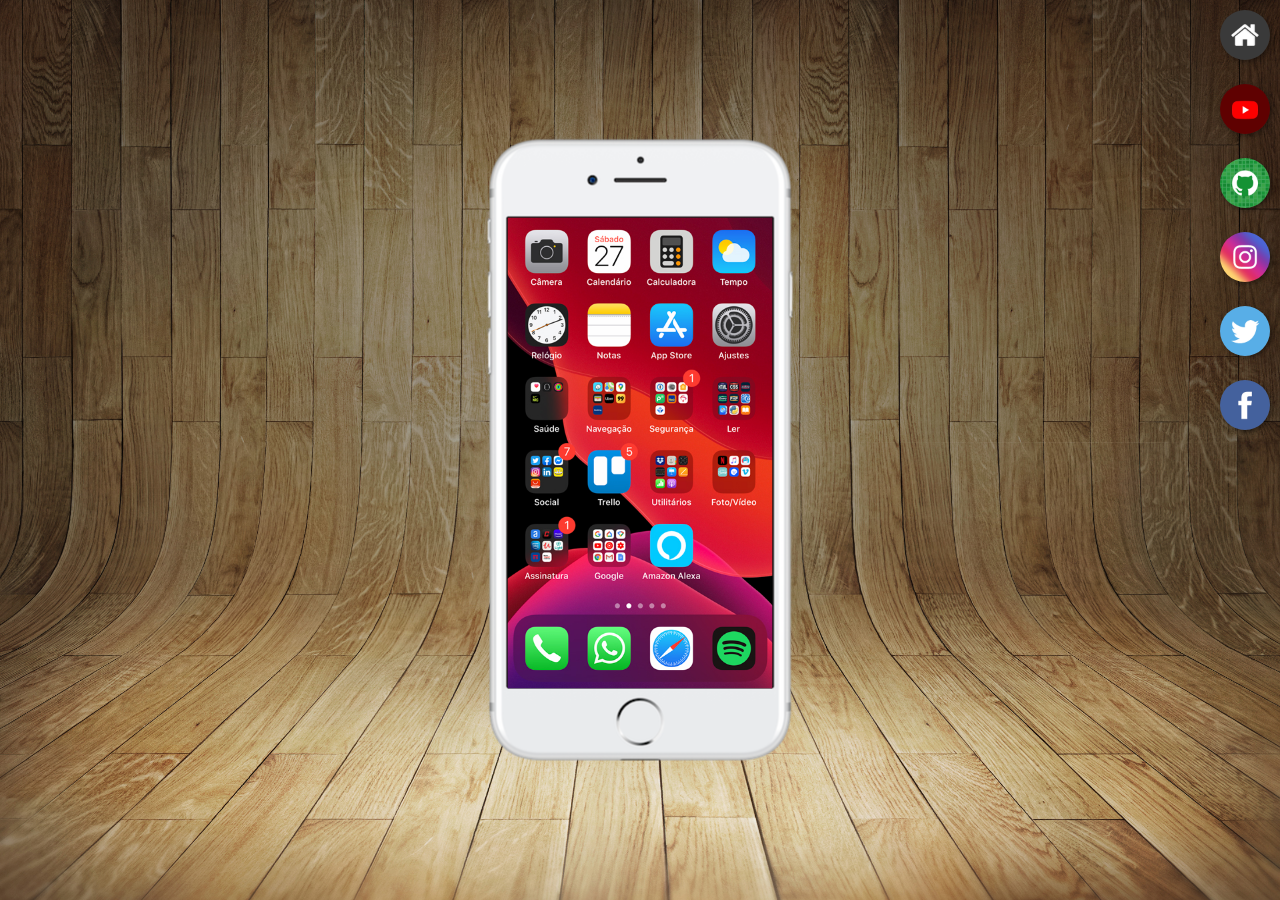
<file: index.html>
<!DOCTYPE html>
<html lang="pt-br">
<head>
    <meta charset="UTF-8">
    <meta name="viewport" content="width=device-width, initial-scale=1.0">
    <link rel="shortcut icon" href="favicon.ico" type="image/x-icon">
    <link rel="stylesheet" href="estilos/style.css">
    <title>Projeto redes sociais</title>
    </head>
<body>
    <main>
        <section id="telefone">
            <iframe src="home.html" name="tela" id="tela" frameborder="0" >
                Seu Navegador não é compativel com isso.
            </iframe>
        </section>
        <section id="redes-sociais">
            <a href="home.html" target="tela"><img src="imagens/logo-home.jpg" alt="home"></a>
            <a href="youtube.html" target="tela"><img src="imagens/logo-youtube.jpg" alt="youtube"></a>
            <a href="github.html" target="tela"><img src="imagens/logo-github.jpg" alt="github"></a>
            <a href="instagram.html" target="tela"><img src="imagens/logo-instagram.jpg" alt="instagram"></a>
            <a href="twitter.html" target="tela"><img src="imagens/logo-twitter.jpg" alt="twitter"></a>
            <a href="facebook.html" target="tela"><img src="imagens/logo-facebook.jpg" alt="facebook"></a>
        </section>
    </main>
    
</body>
</html>
</file>
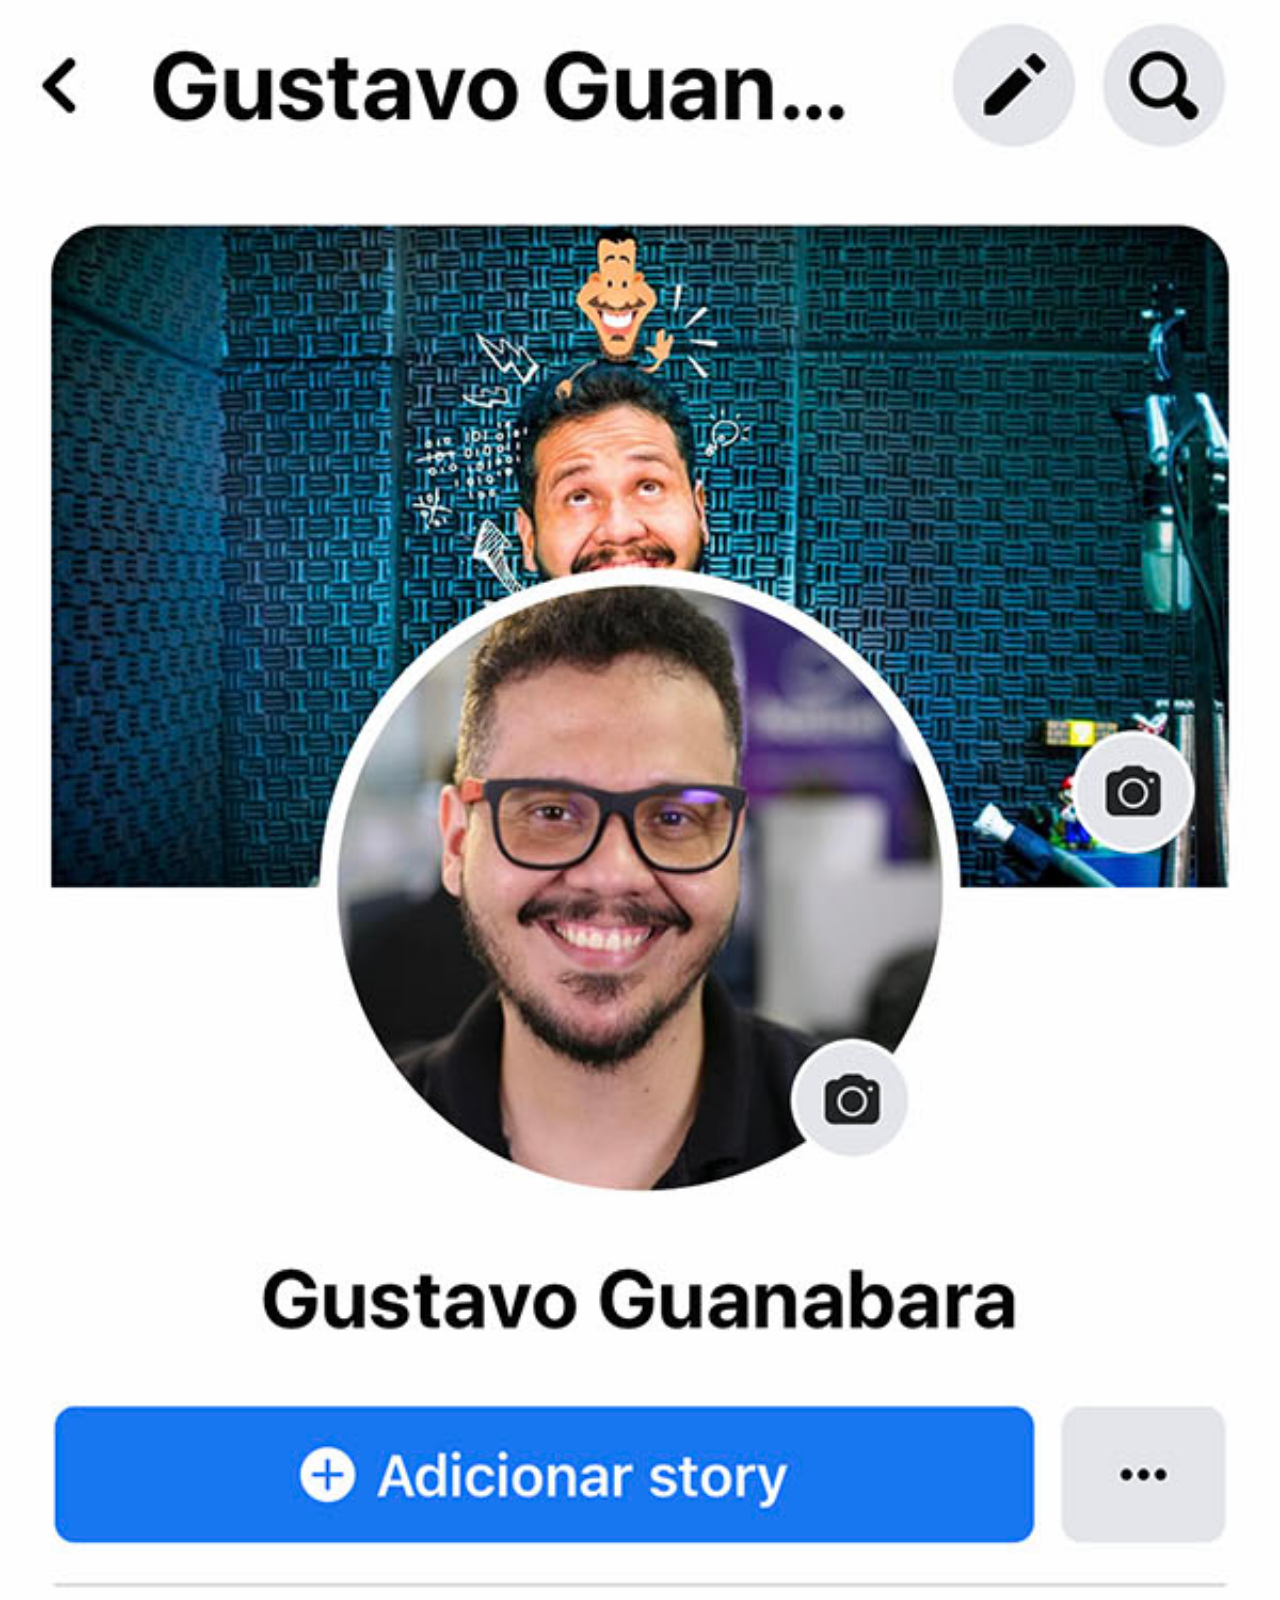
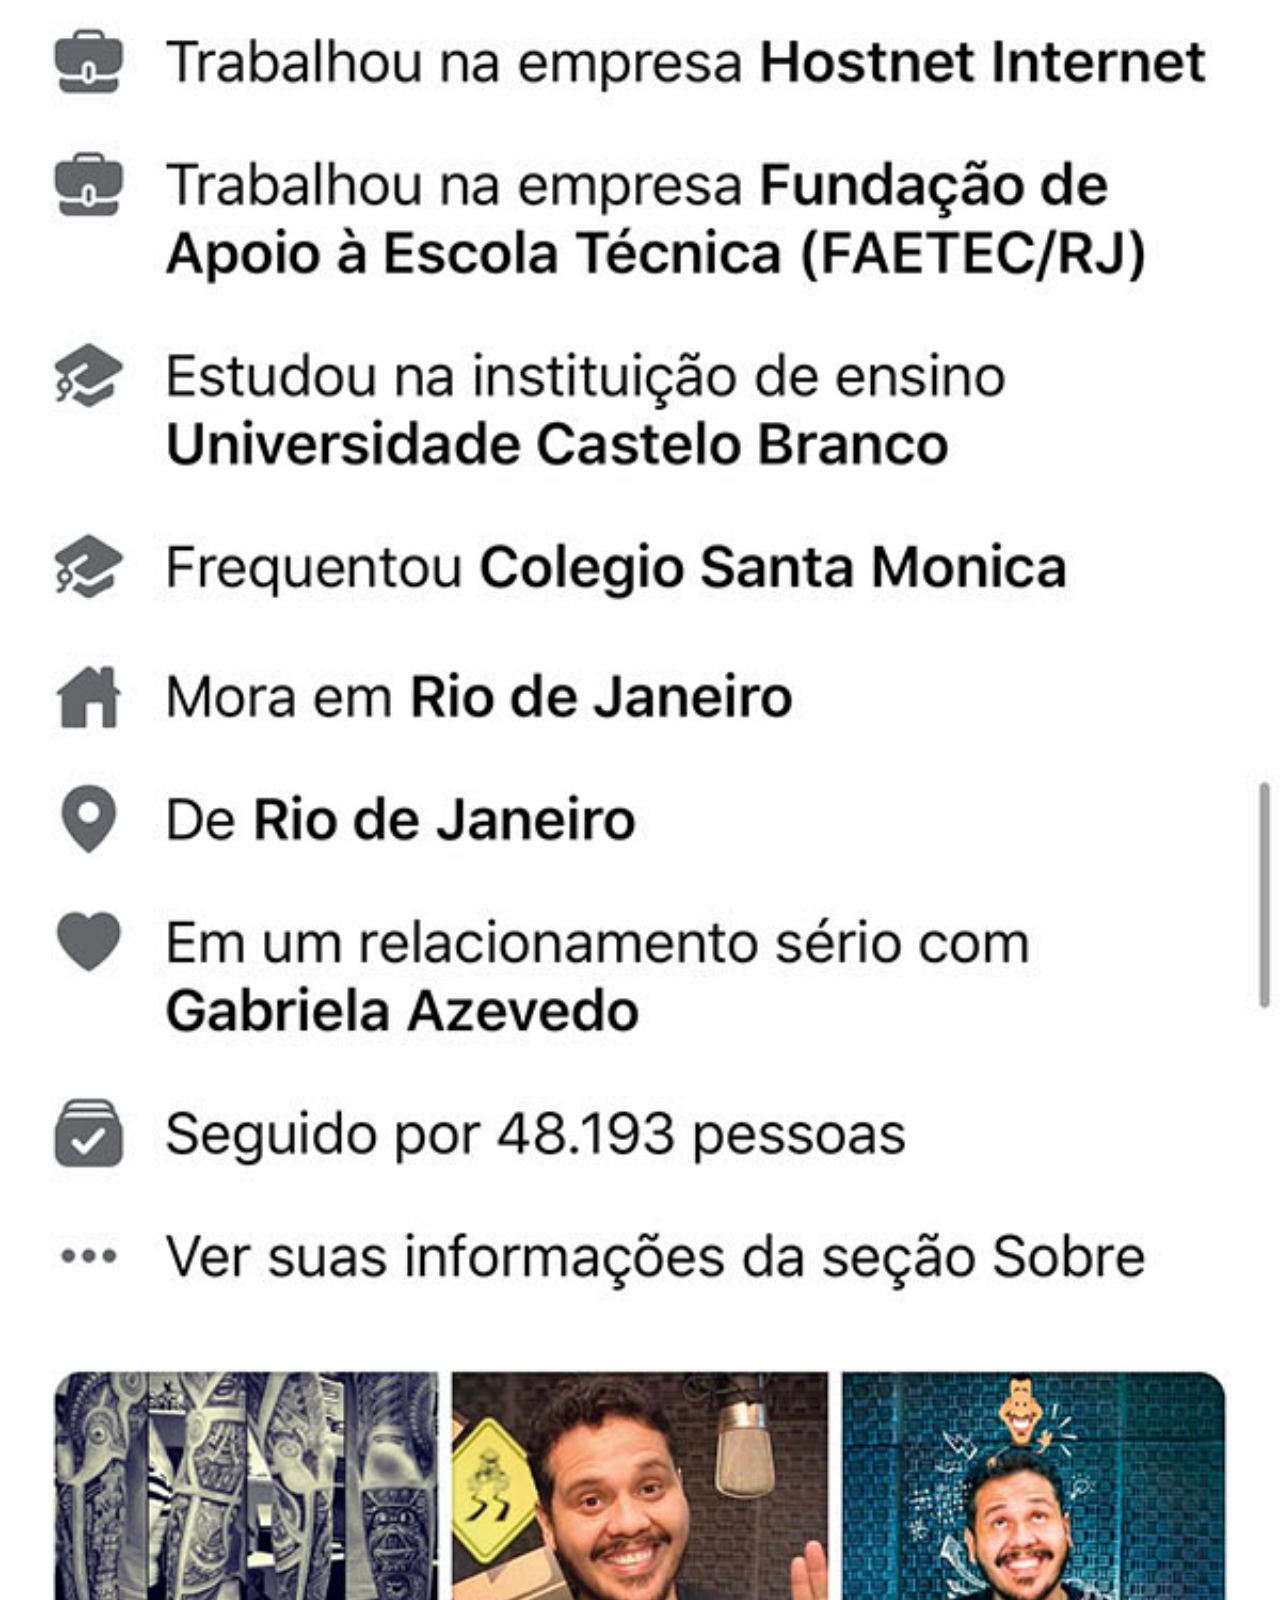
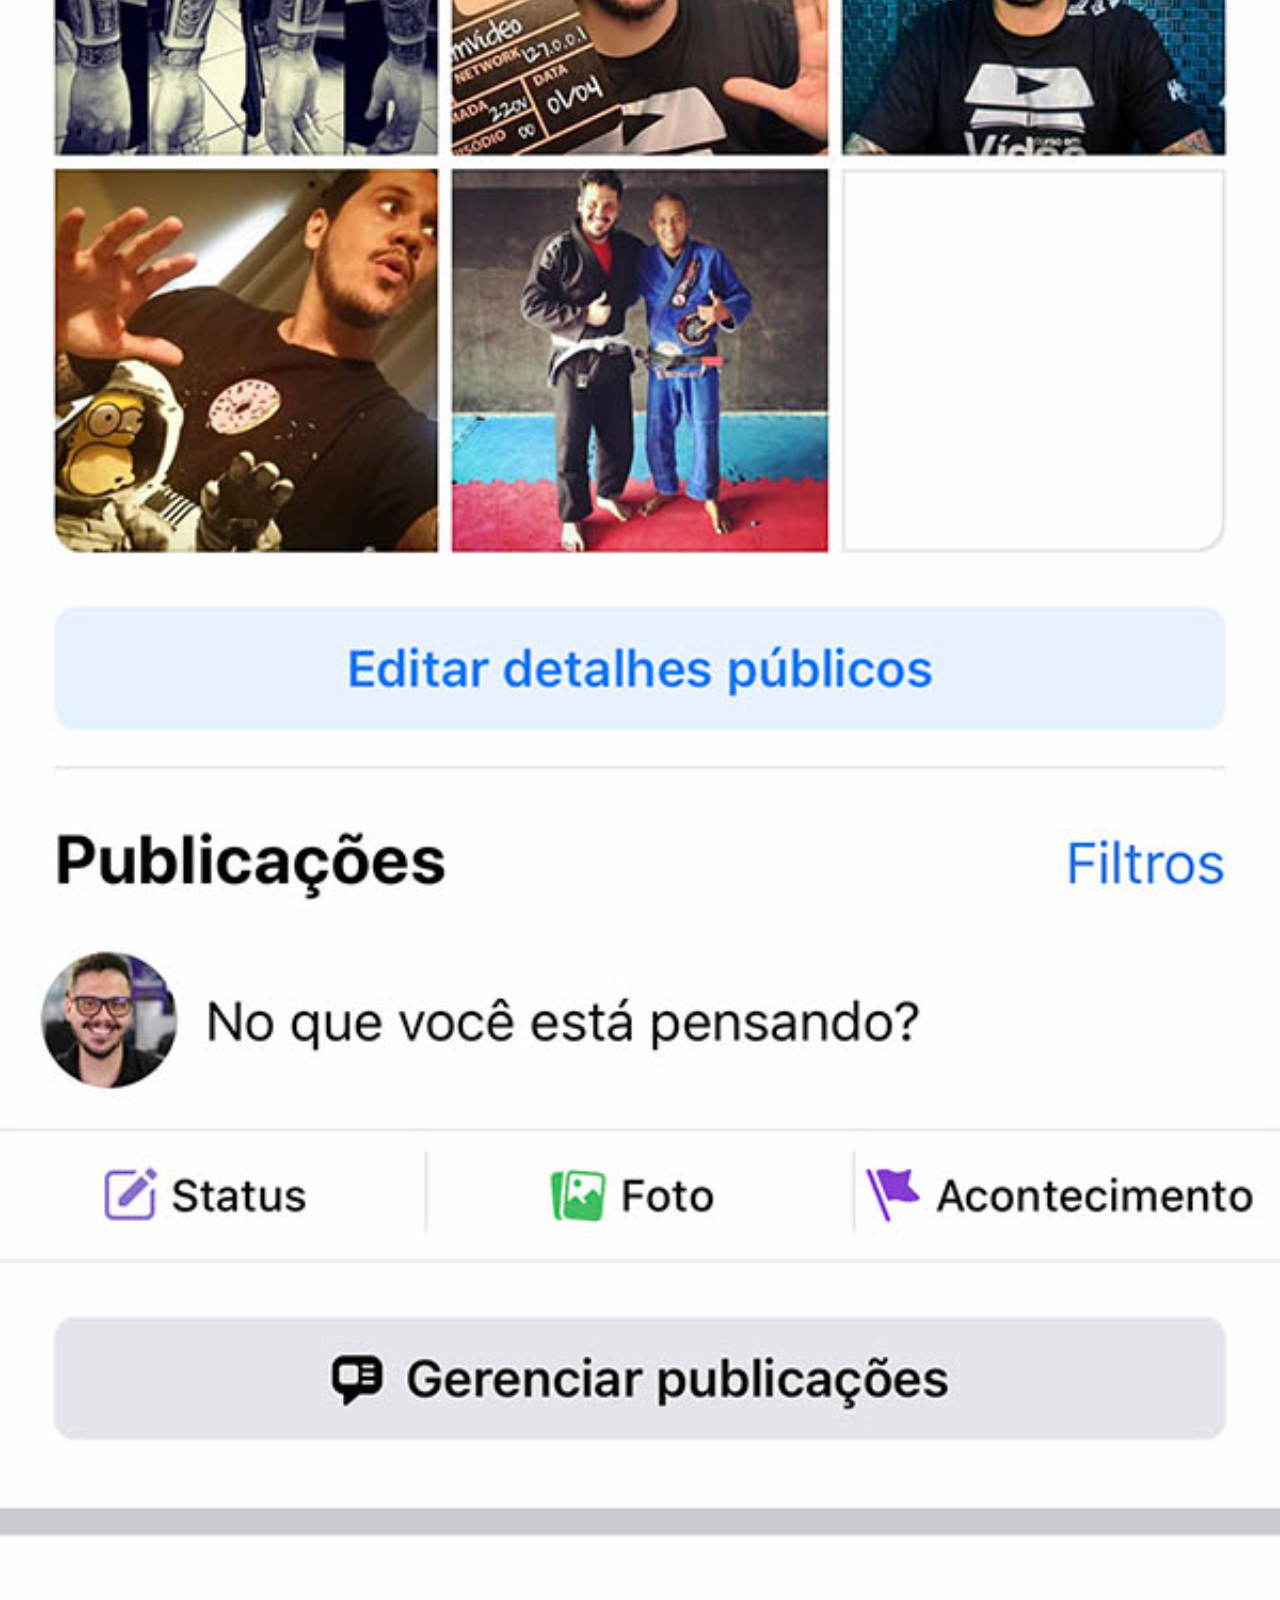
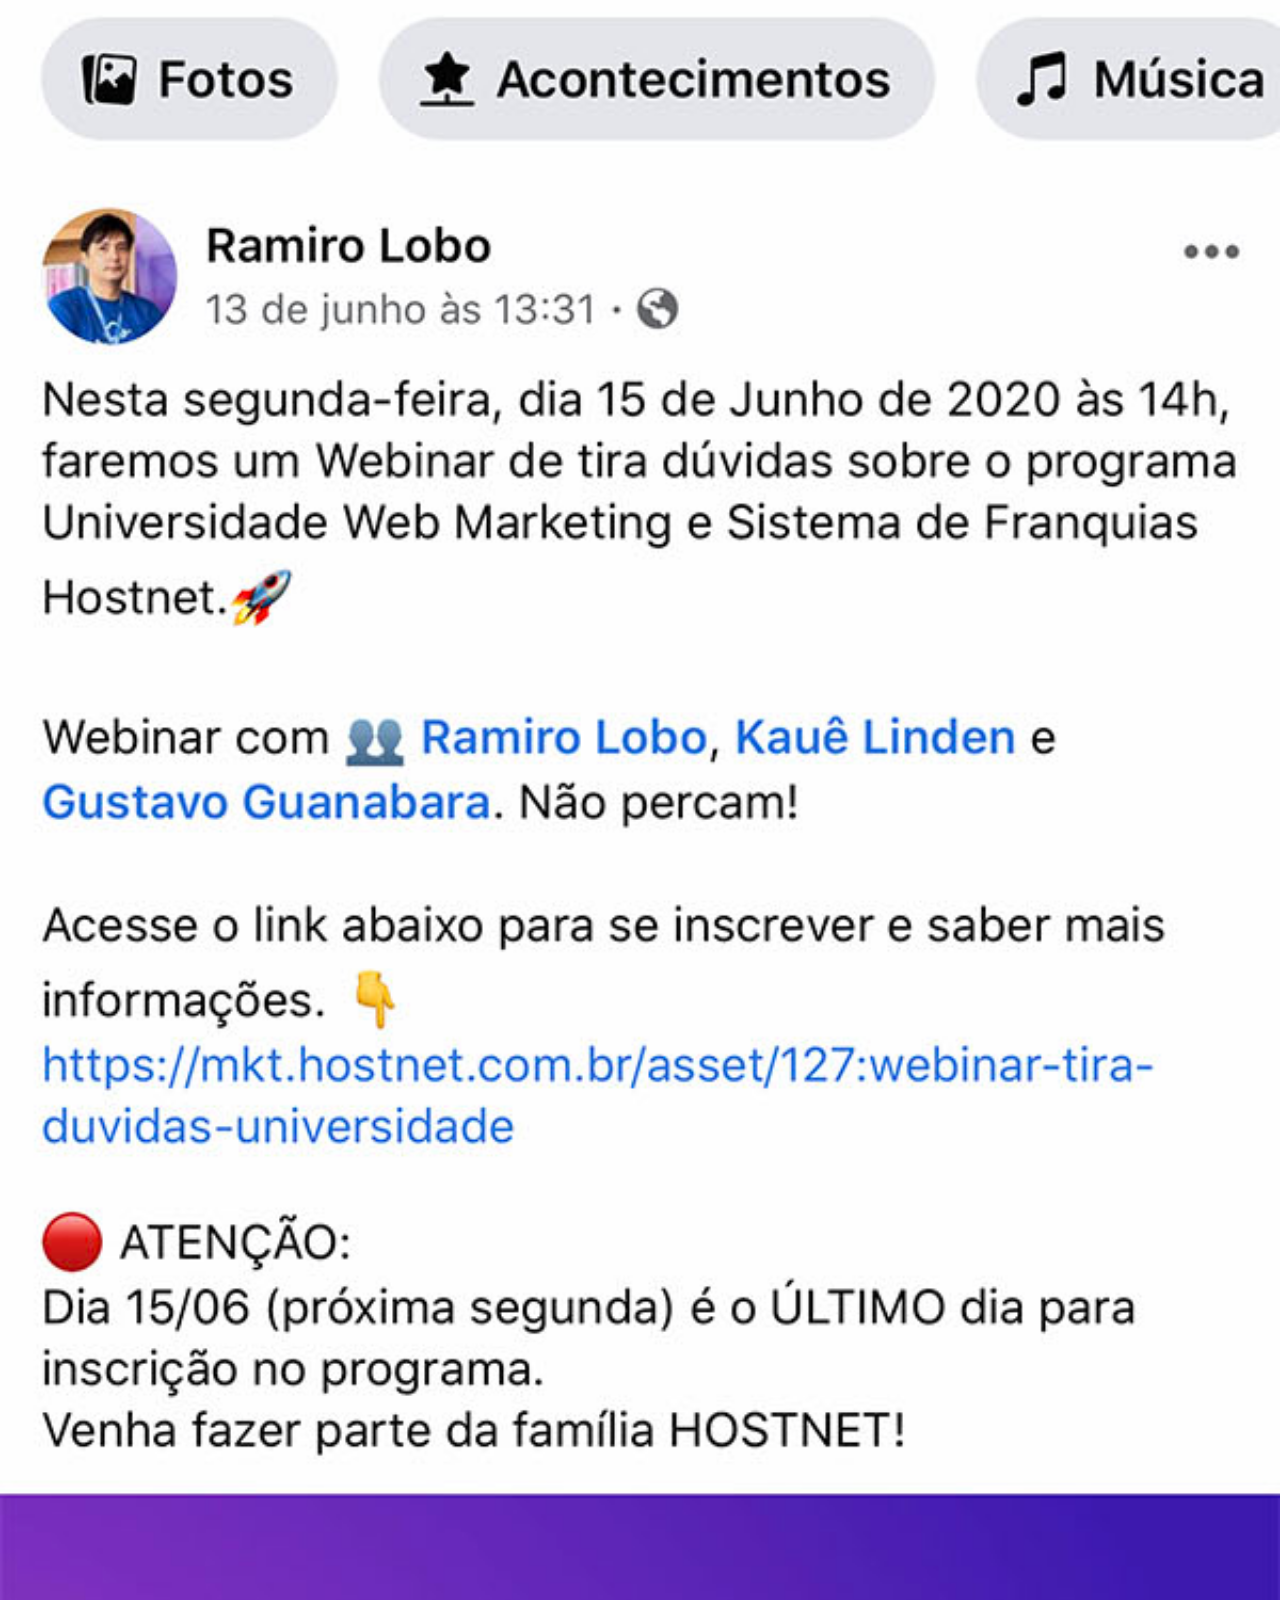
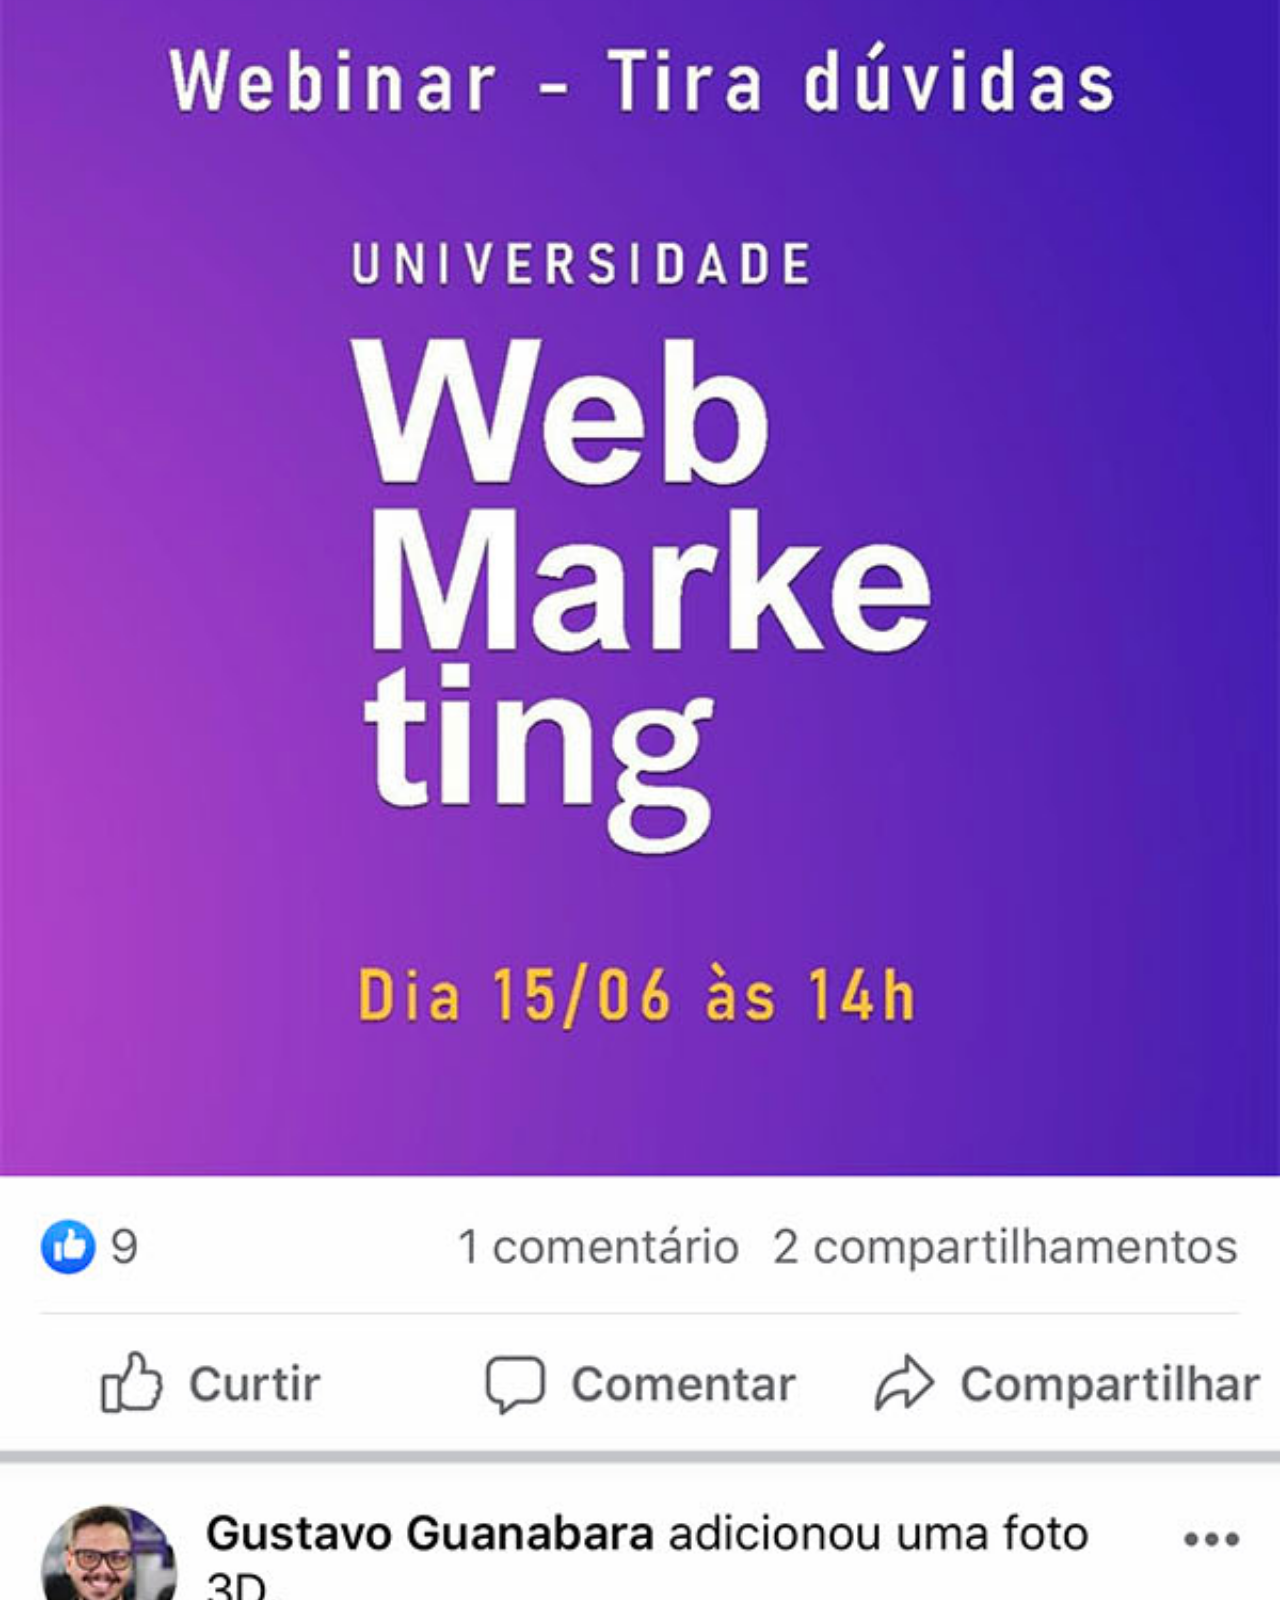
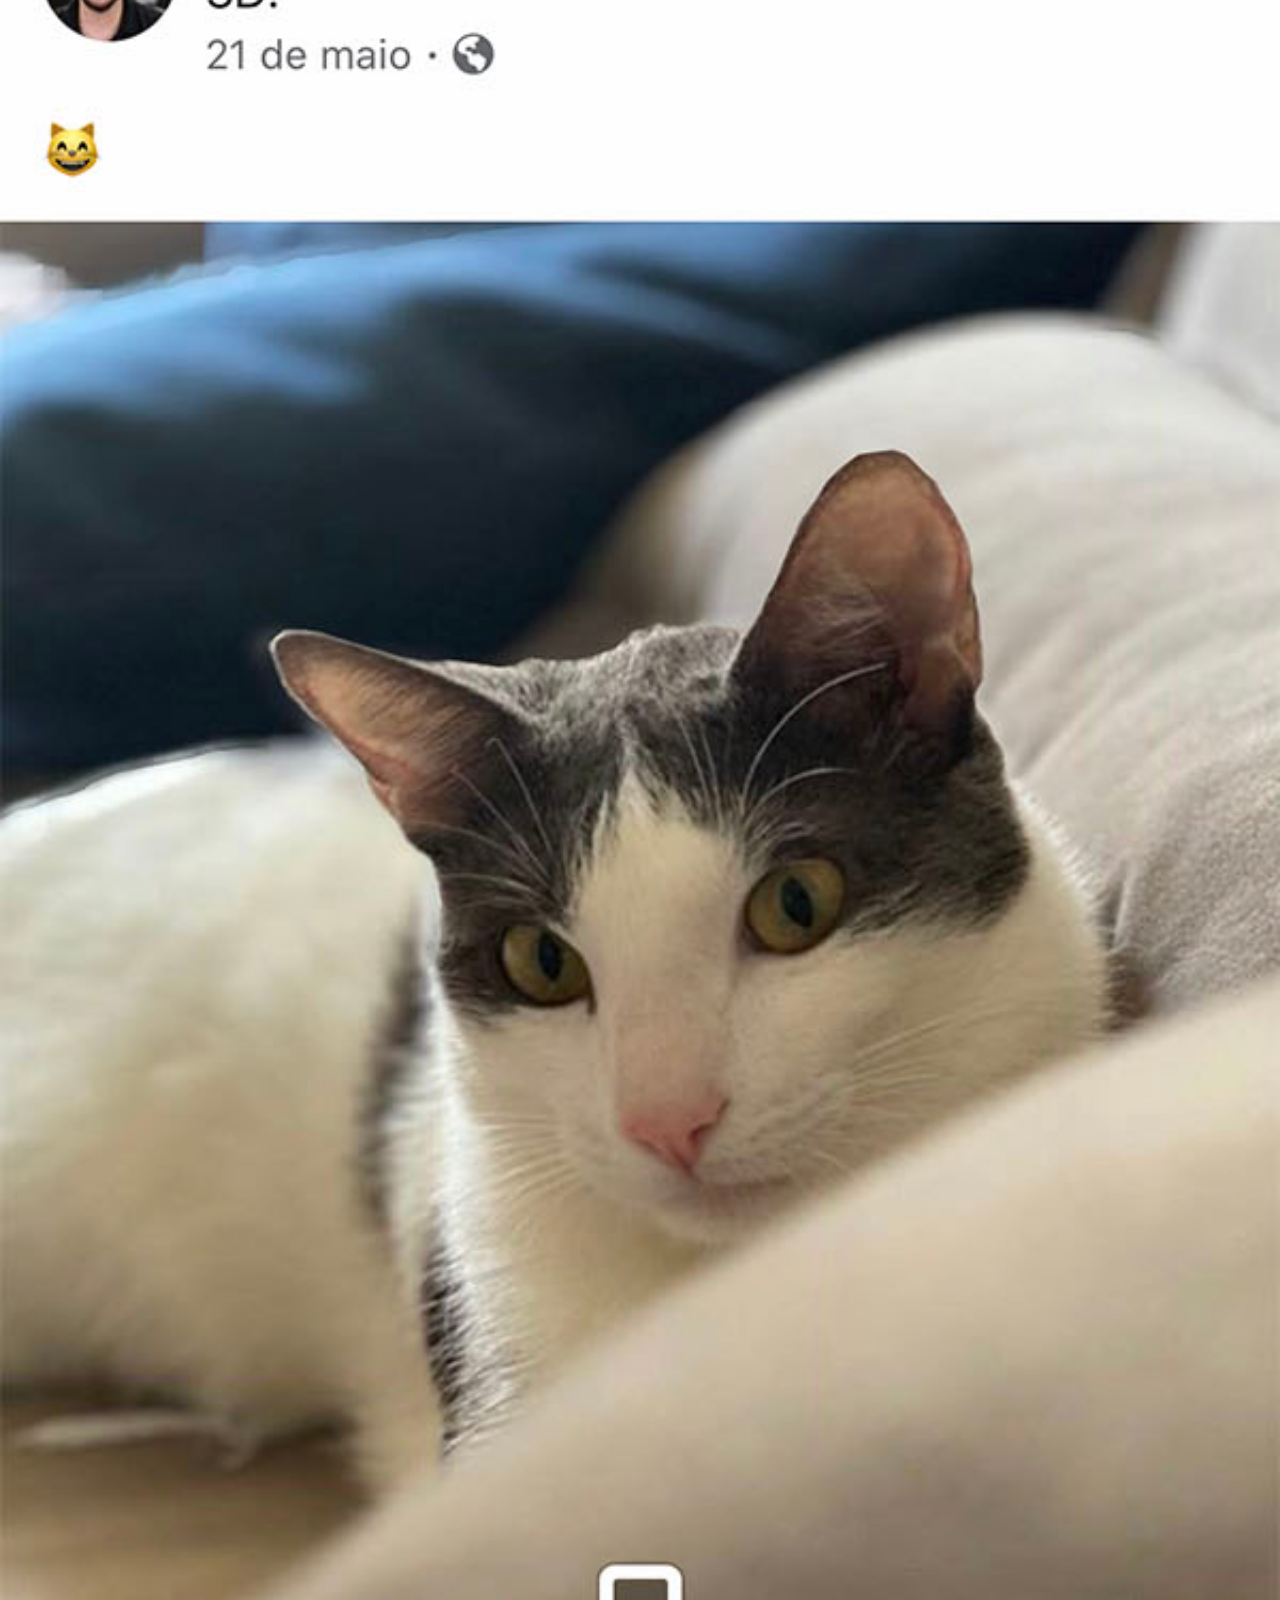
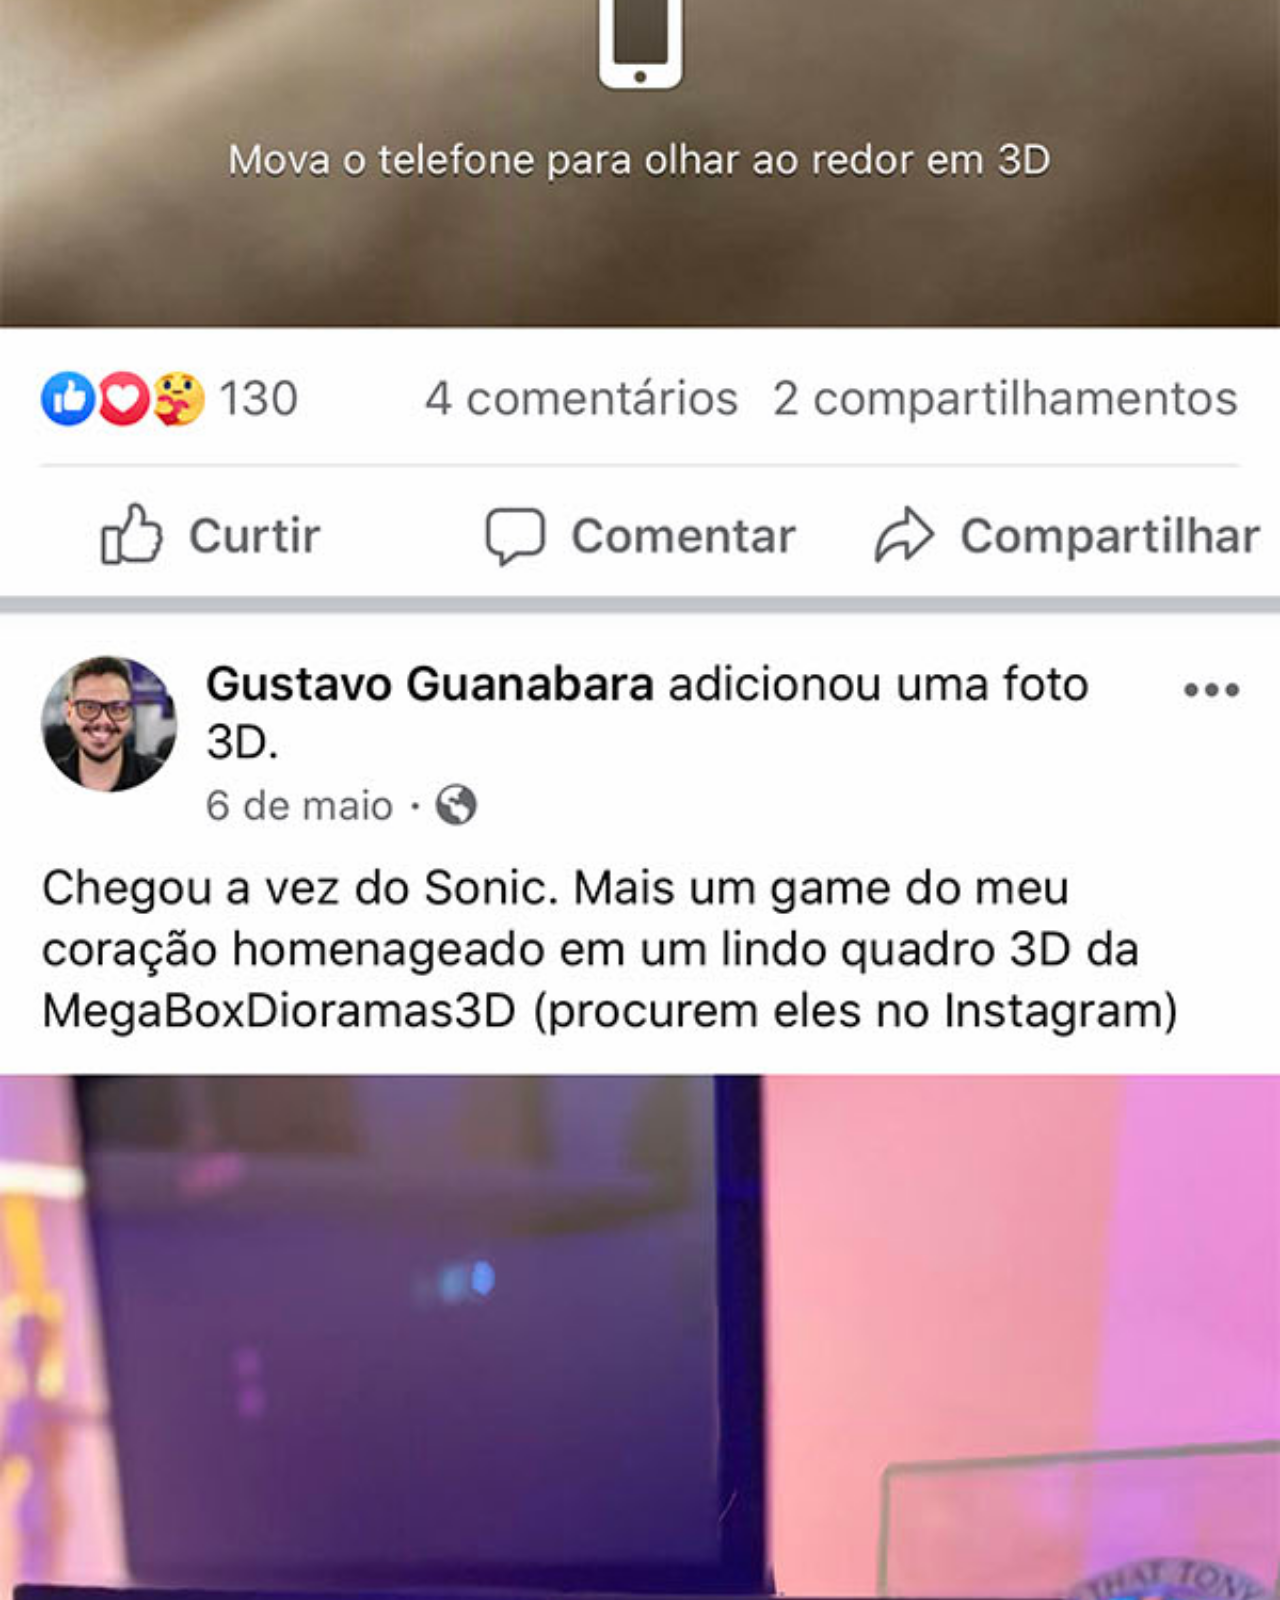
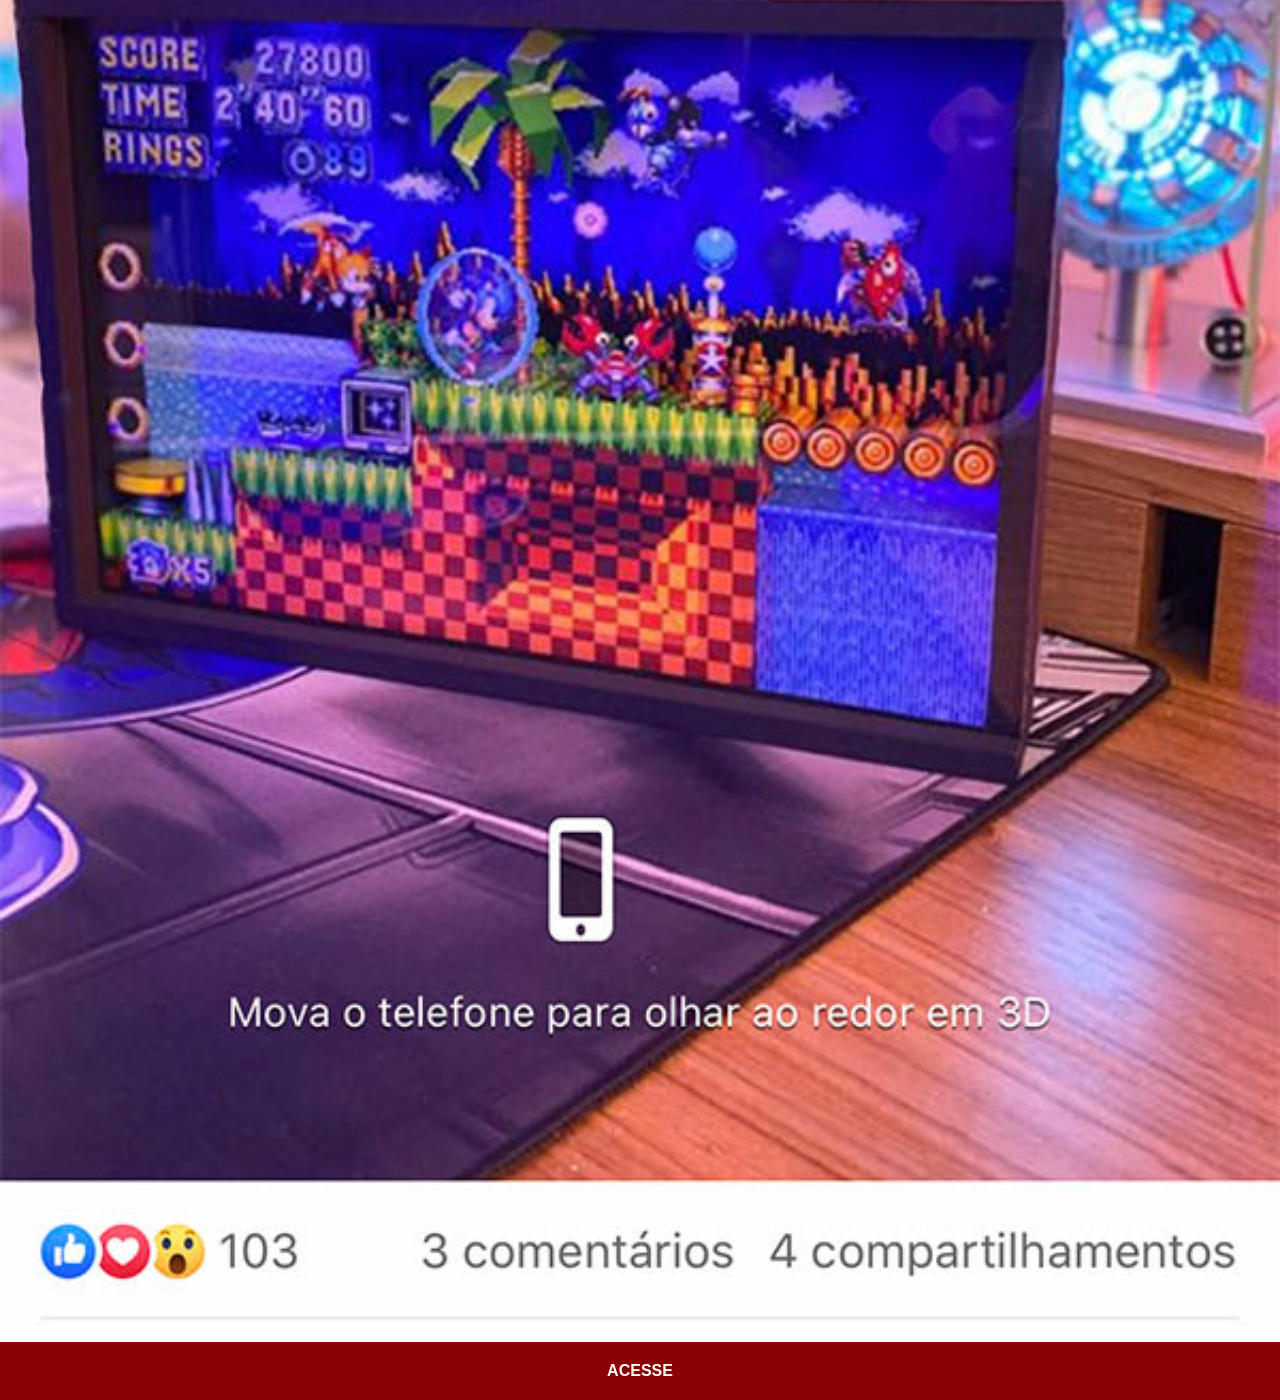
<file: facebook.html>
<!DOCTYPE html>
<html lang="pt-br">
<head>
    <meta charset="UTF-8">
    <meta name="viewport" content="width=device-width, initial-scale=1.0">
    <link rel="stylesheet" href="estilos/social.css">
    <title>facebook</title>
    
</head>
<body>
    <img src="imagens/tela-facebook.jpg" alt="FACEBOOK">
    <a href="https://www.facebook.com/gustavoguanabara" target="_blank">ACESSE</a>
    
</body>
</html>
</file>
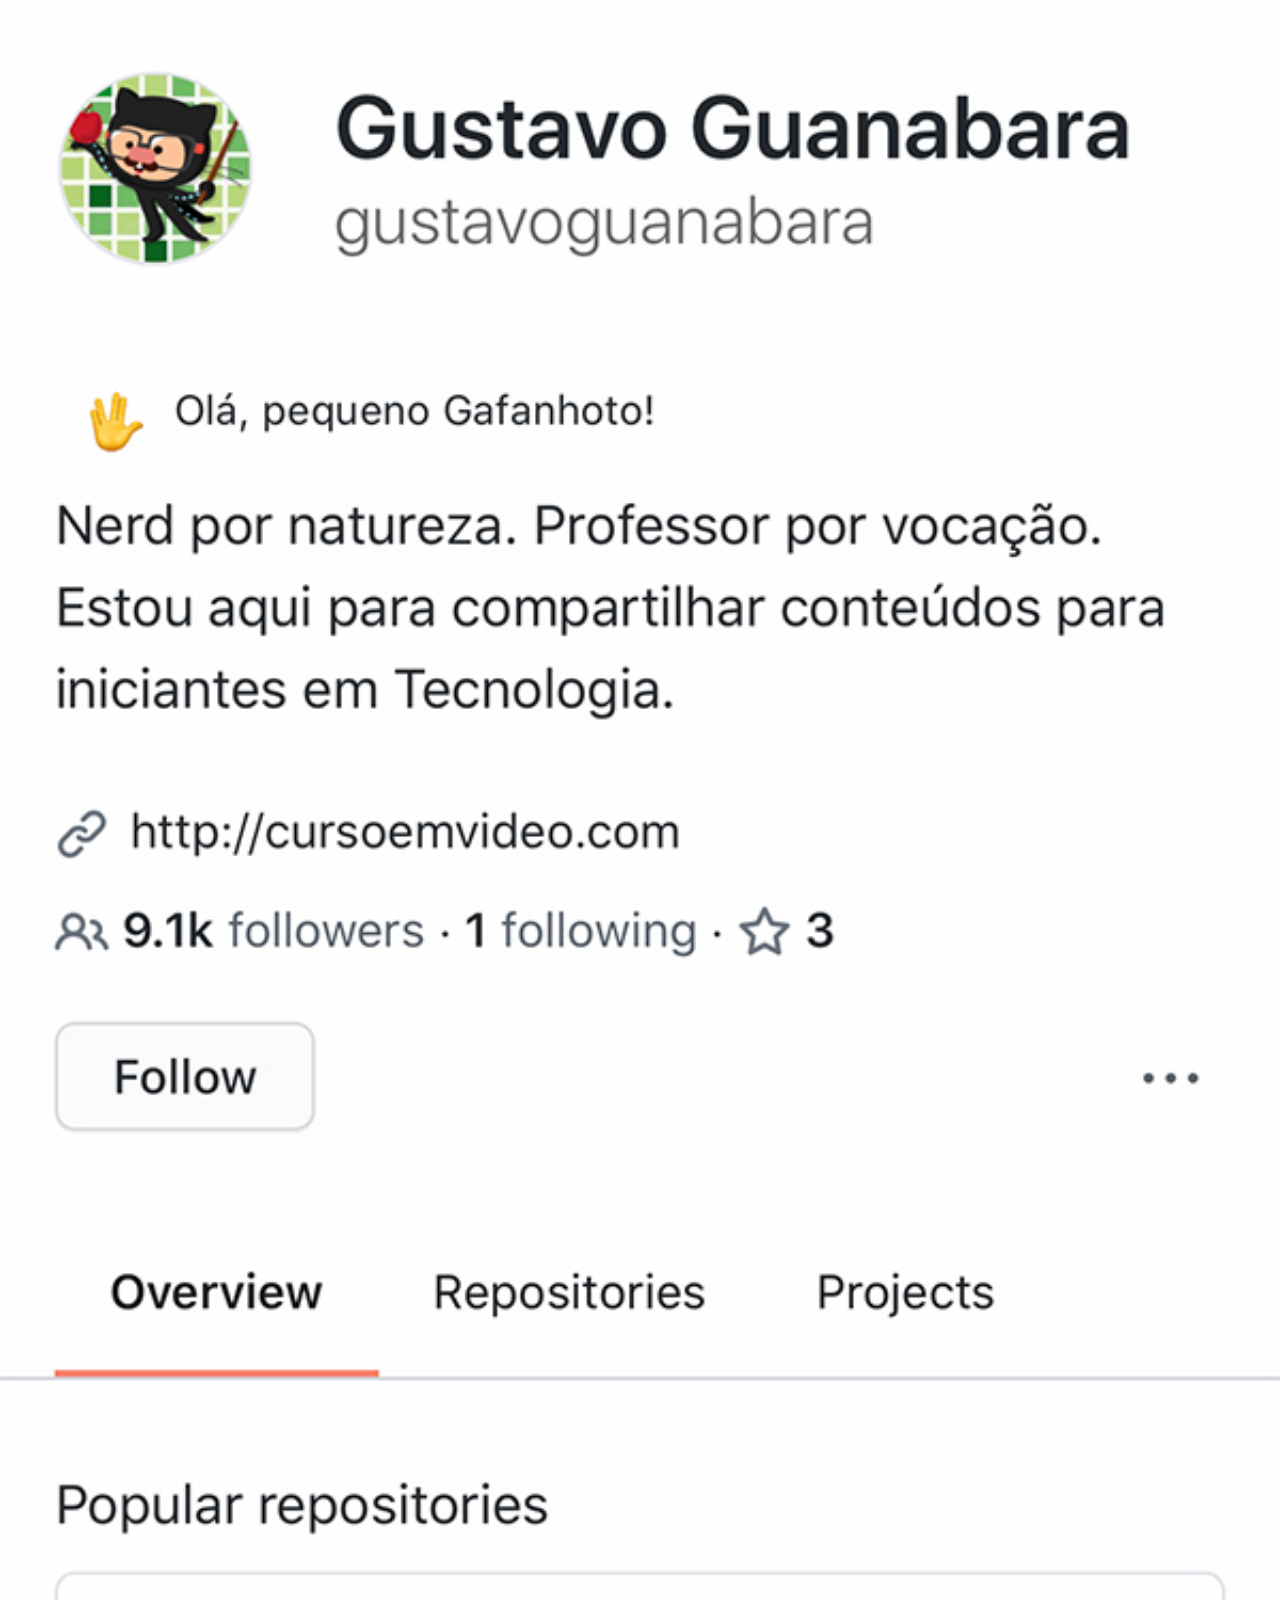
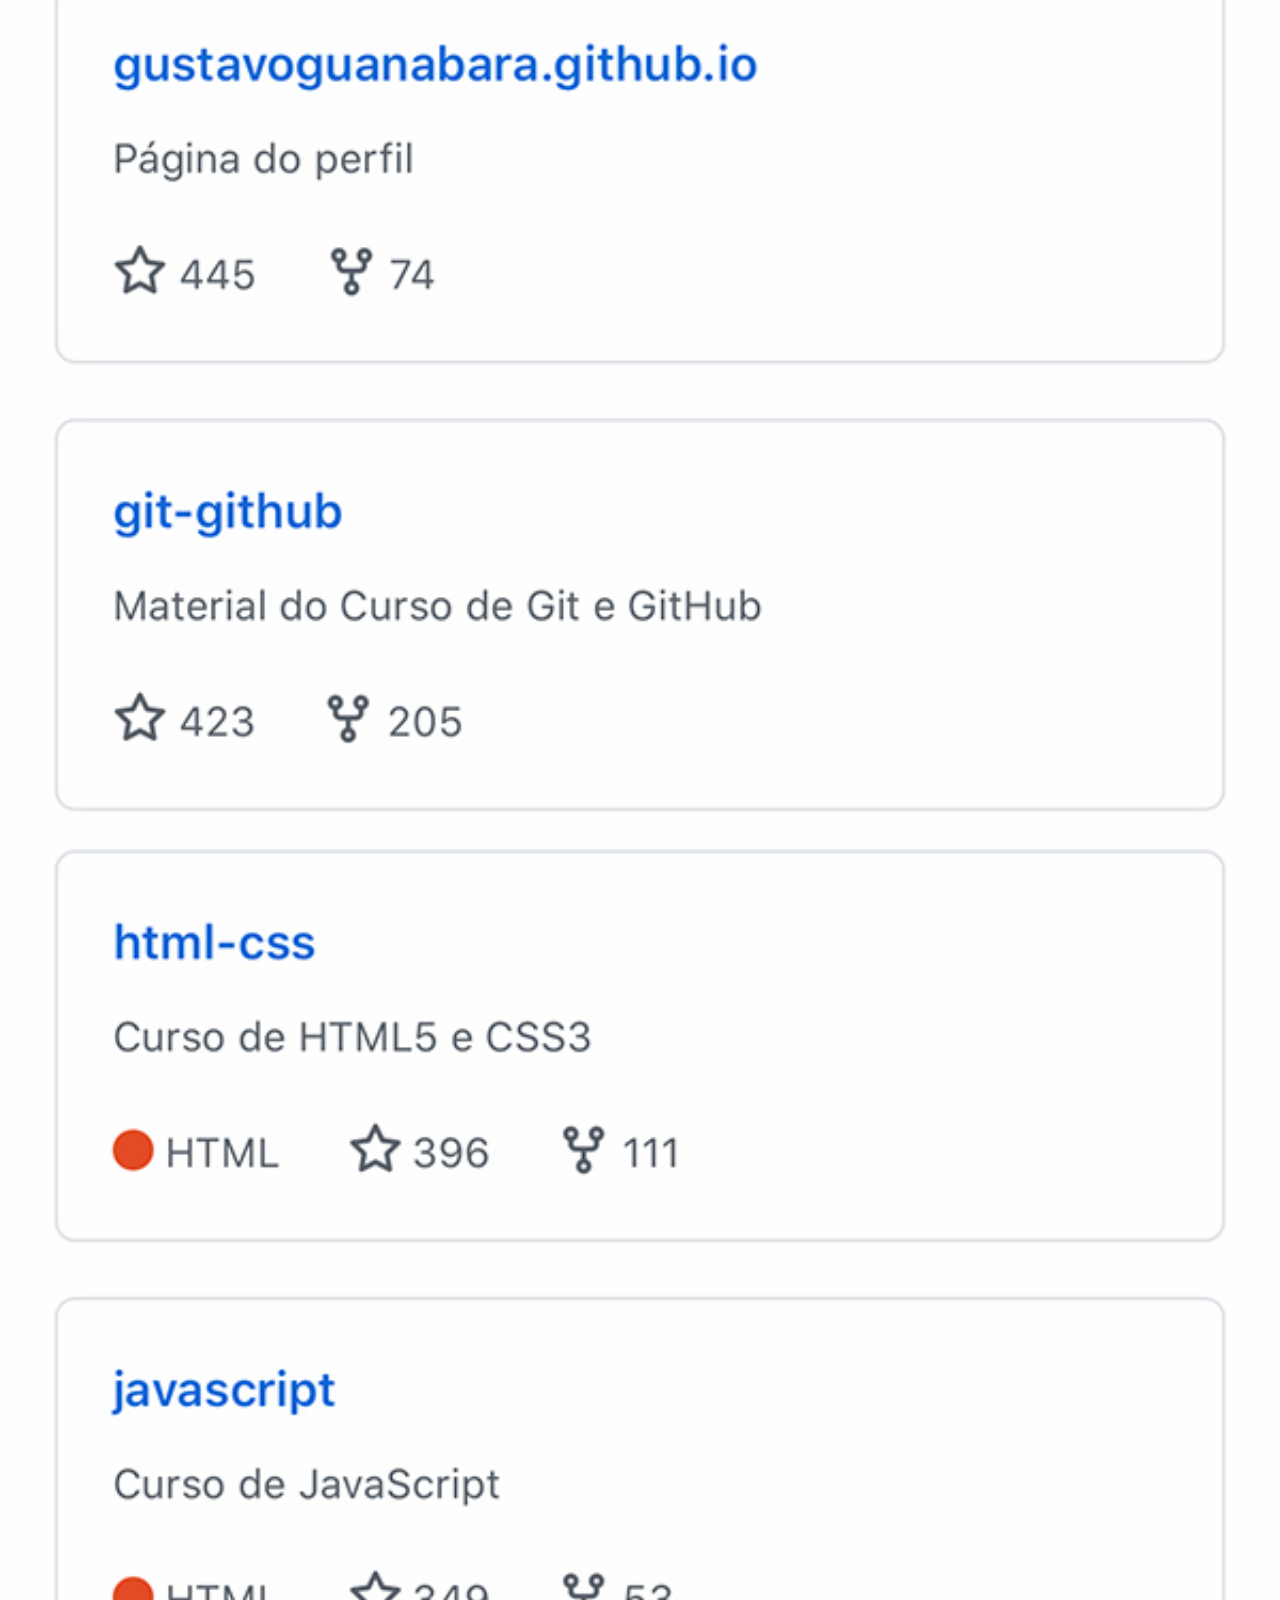
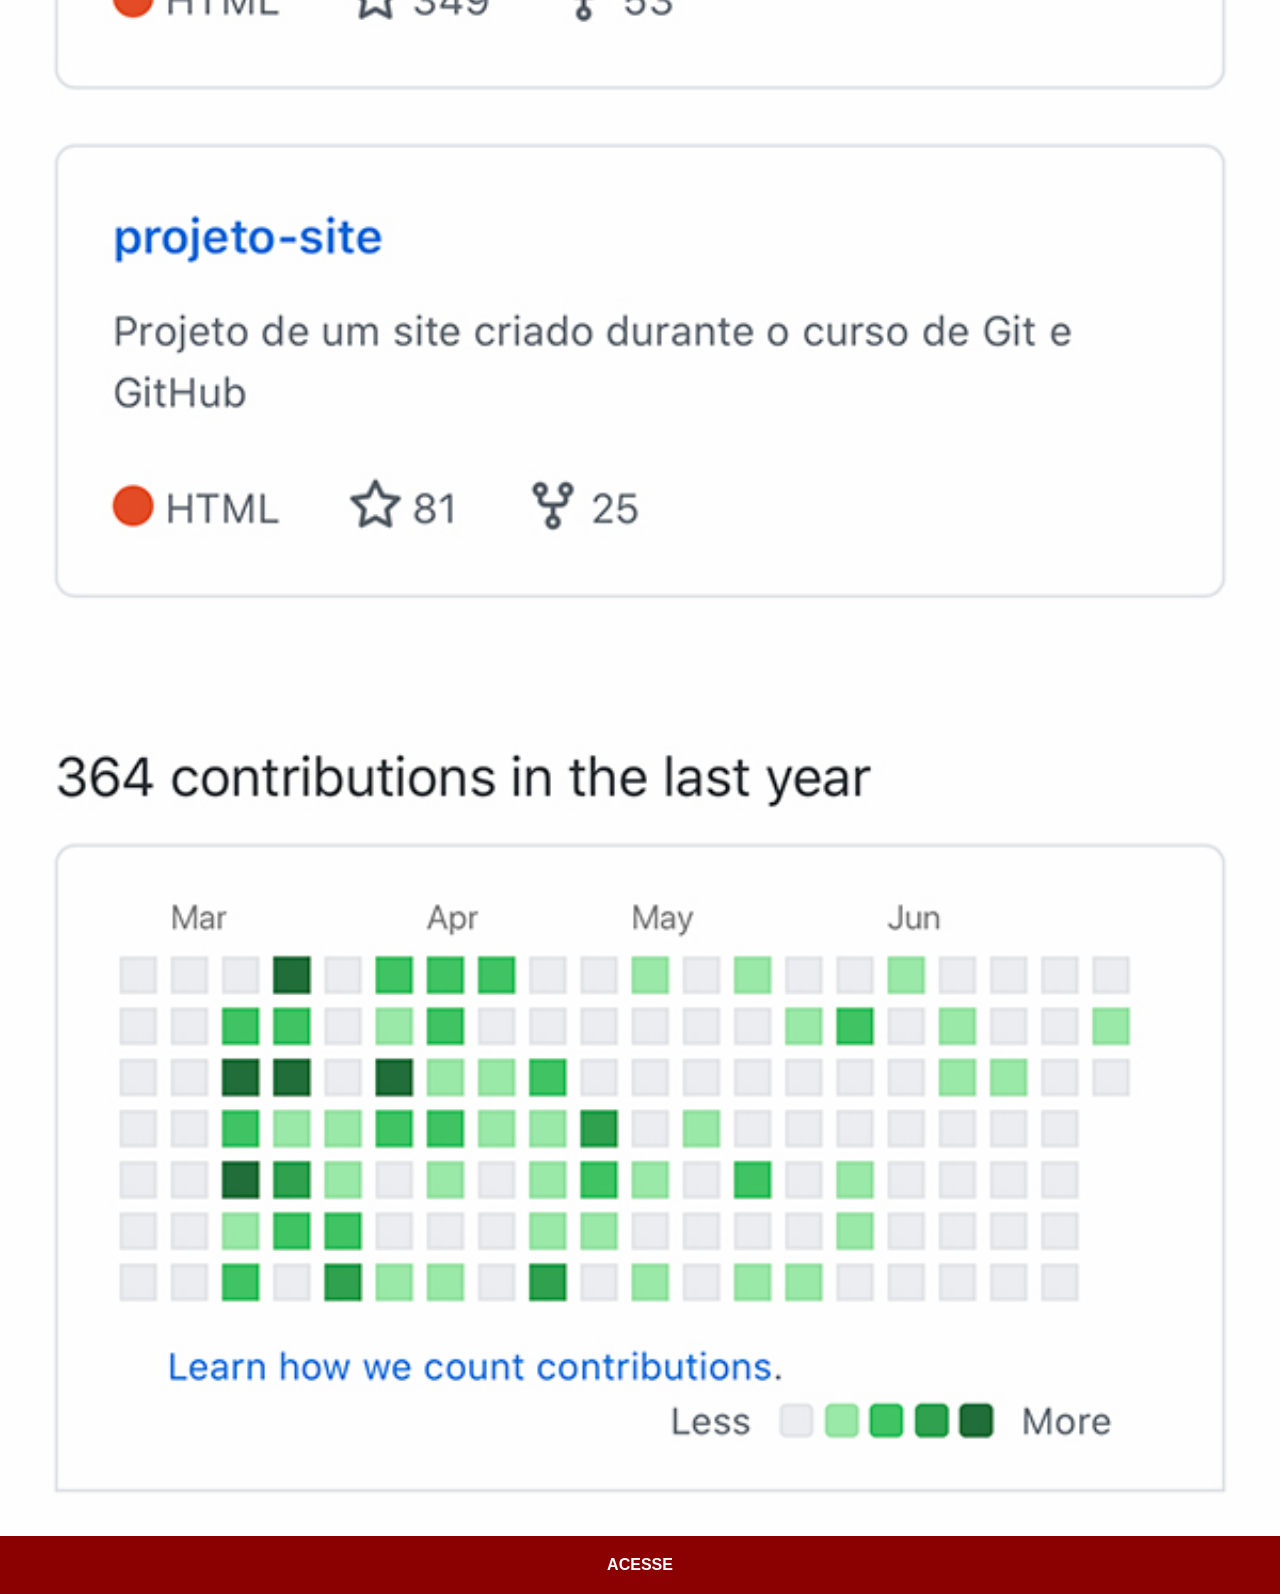
<file: github.html>
<!DOCTYPE html>
<html lang="pt-br">
<head>
    <meta charset="UTF-8">
    <meta name="viewport" content="width=device-width, initial-scale=1.0">
    <link rel="stylesheet" href="estilos/social.css">
    <title>github</title>
    
</head>
<body>
    <img src="imagens/tela-github.jpg" alt="github">
    <a href="https://gustavoguanabara.github.io" target="_blank">ACESSE</a>
    
</body>
</html>
</file>
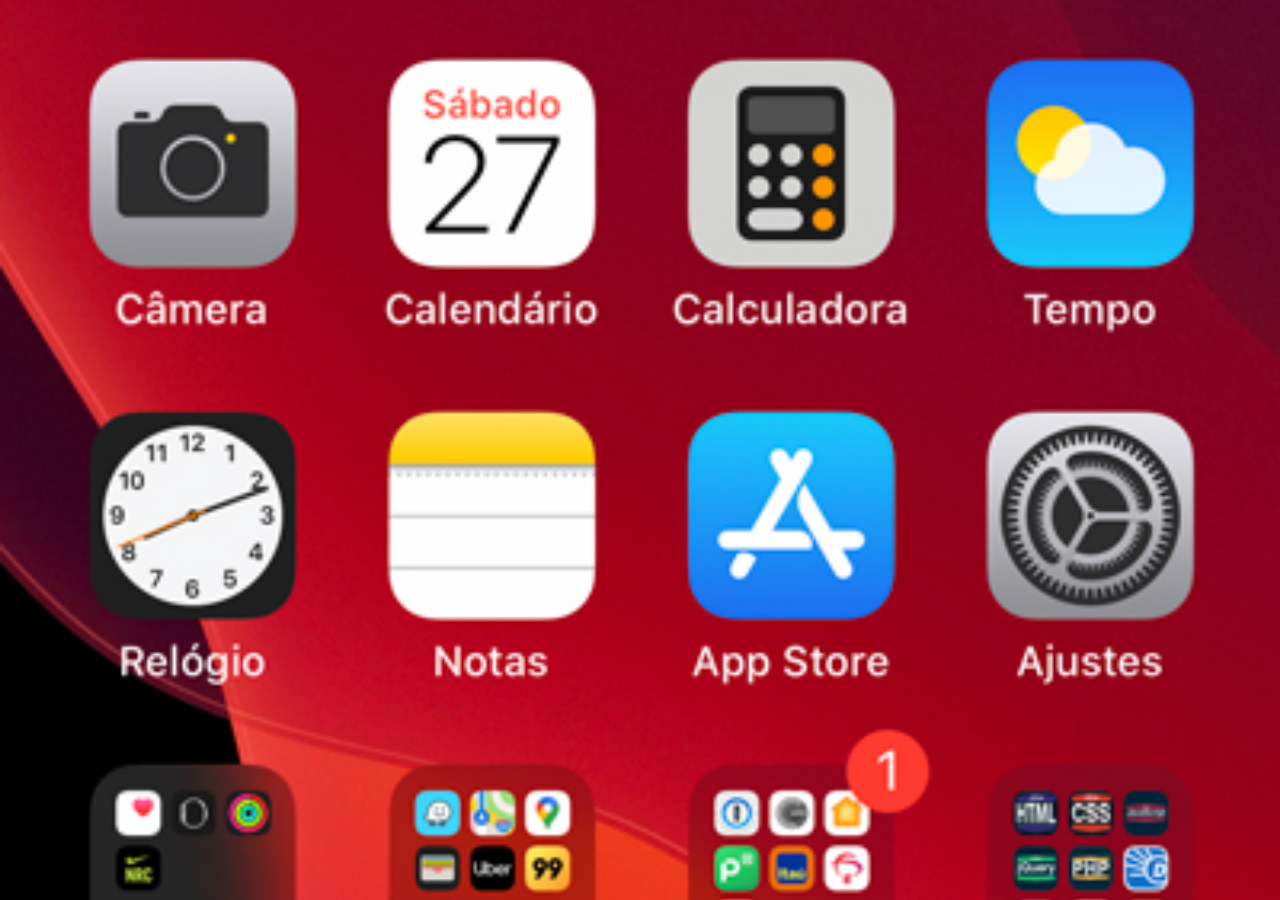
<file: home.html>
<!DOCTYPE html>
<html lang="pt-br">
<head>
    <meta charset="UTF-8">
    <meta name="viewport" content="width=device-width, initial-scale=1.0">
    <title>Home</title>

    <style>
        * {
            margin: 0px;
            padding: 0px;
        }
        body {
            width: 100vw;
            height: 100vh;
            background: black url('imagens/tela-home.jpg') no-repeat top center;
            background-size: cover;
        }
    </style>
</head>
<body>
    
</body>
</html>
</file>
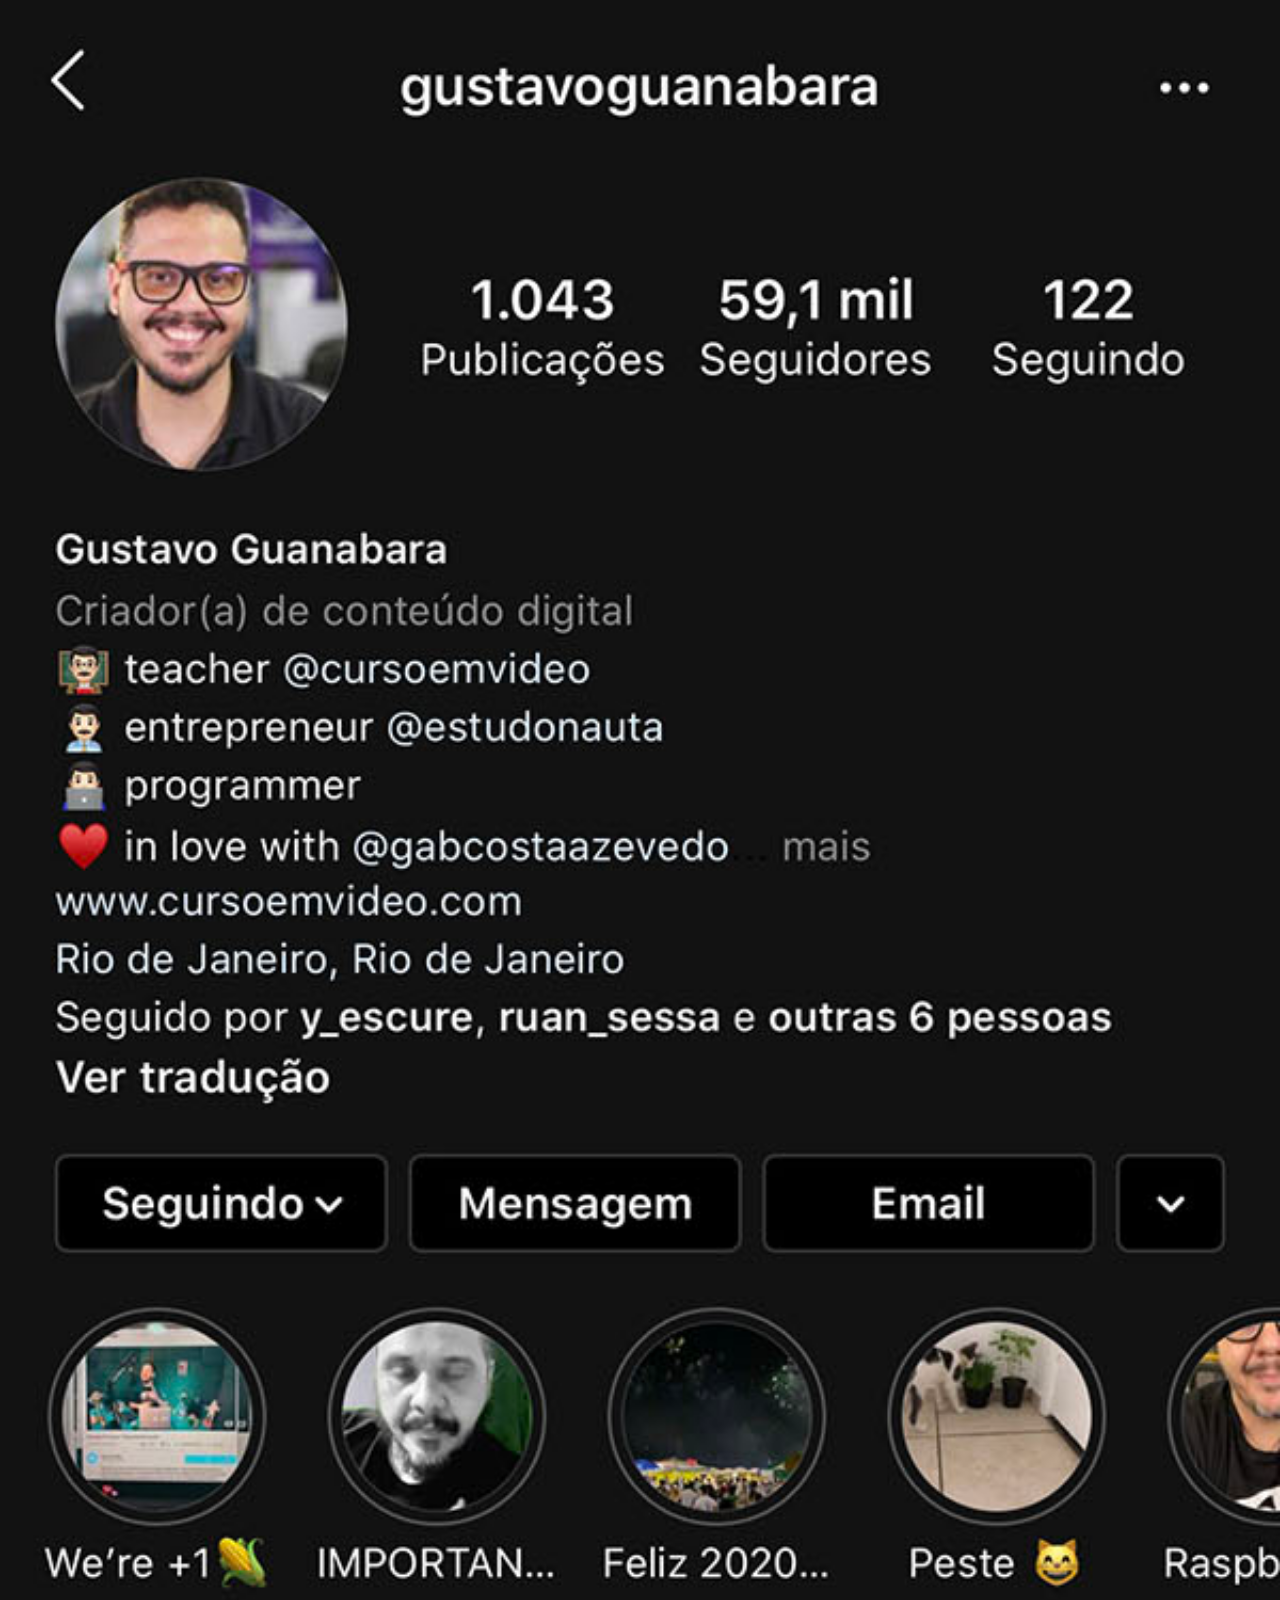
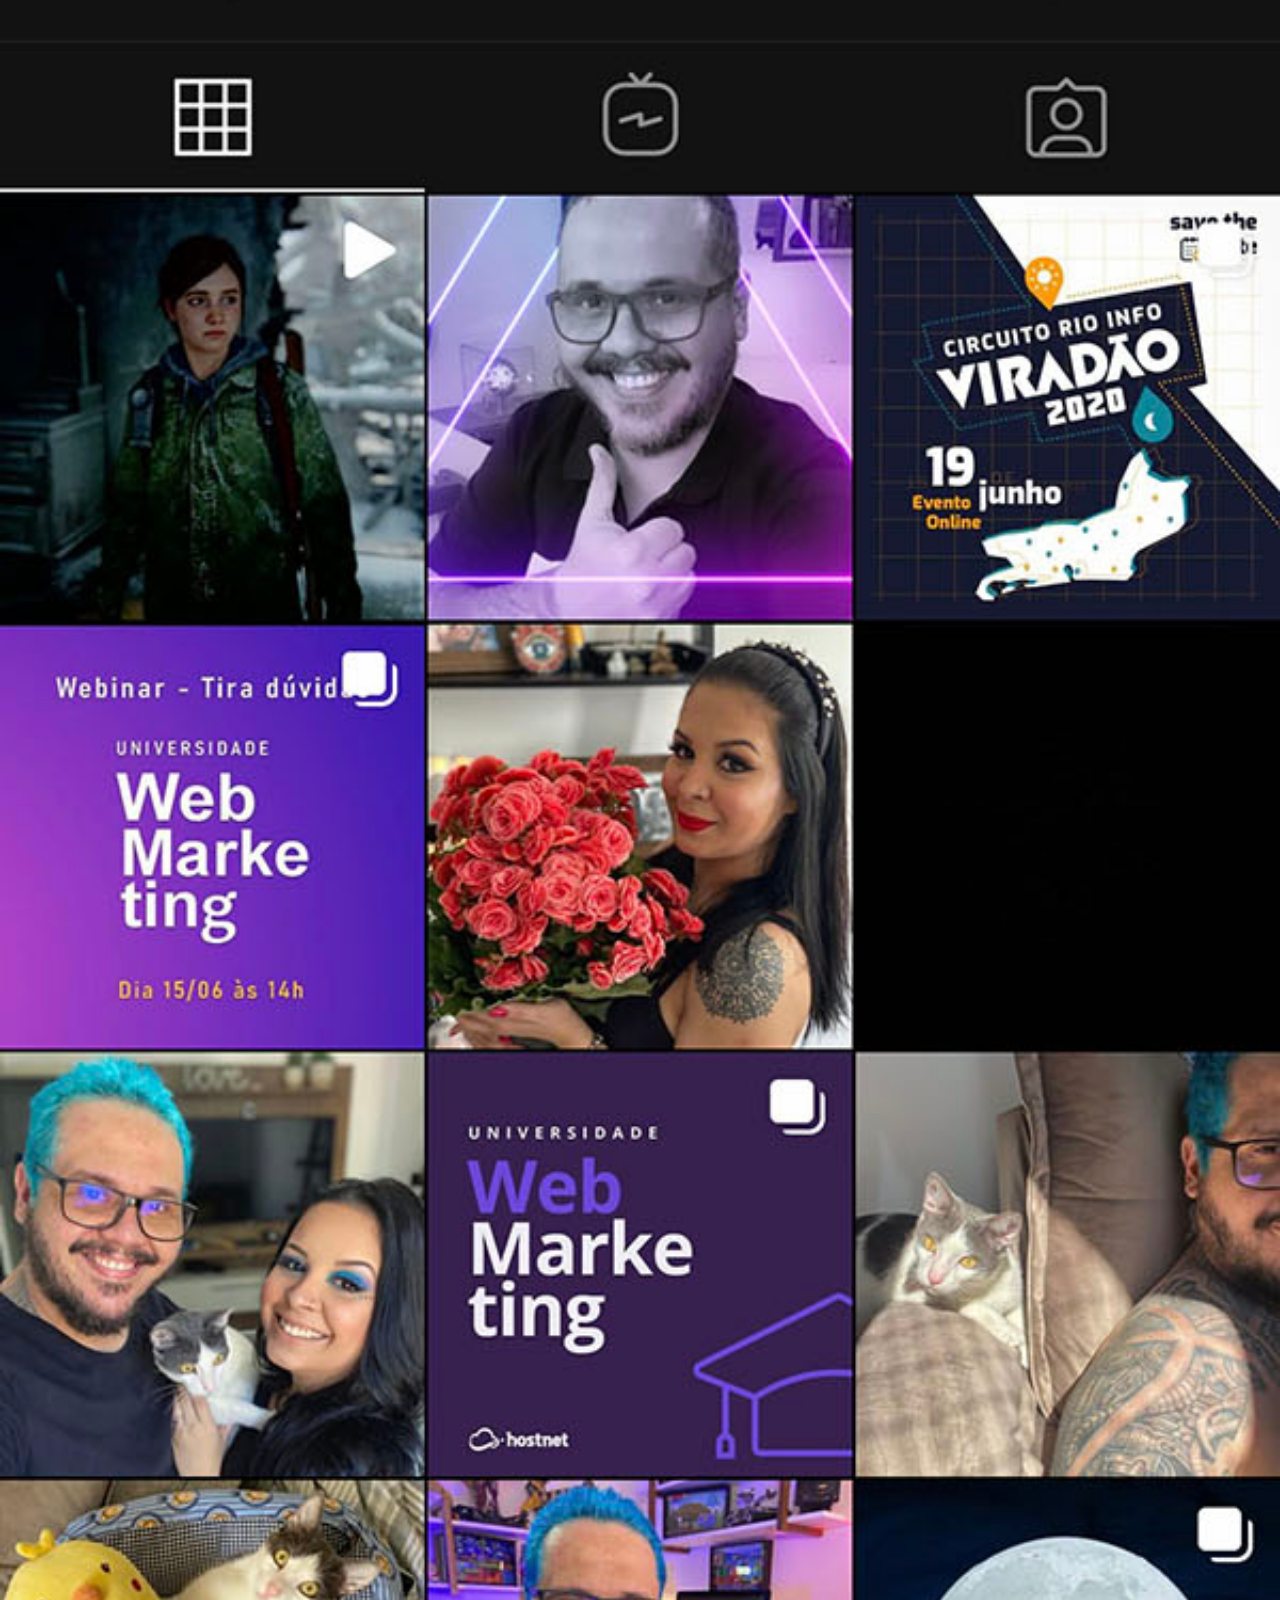
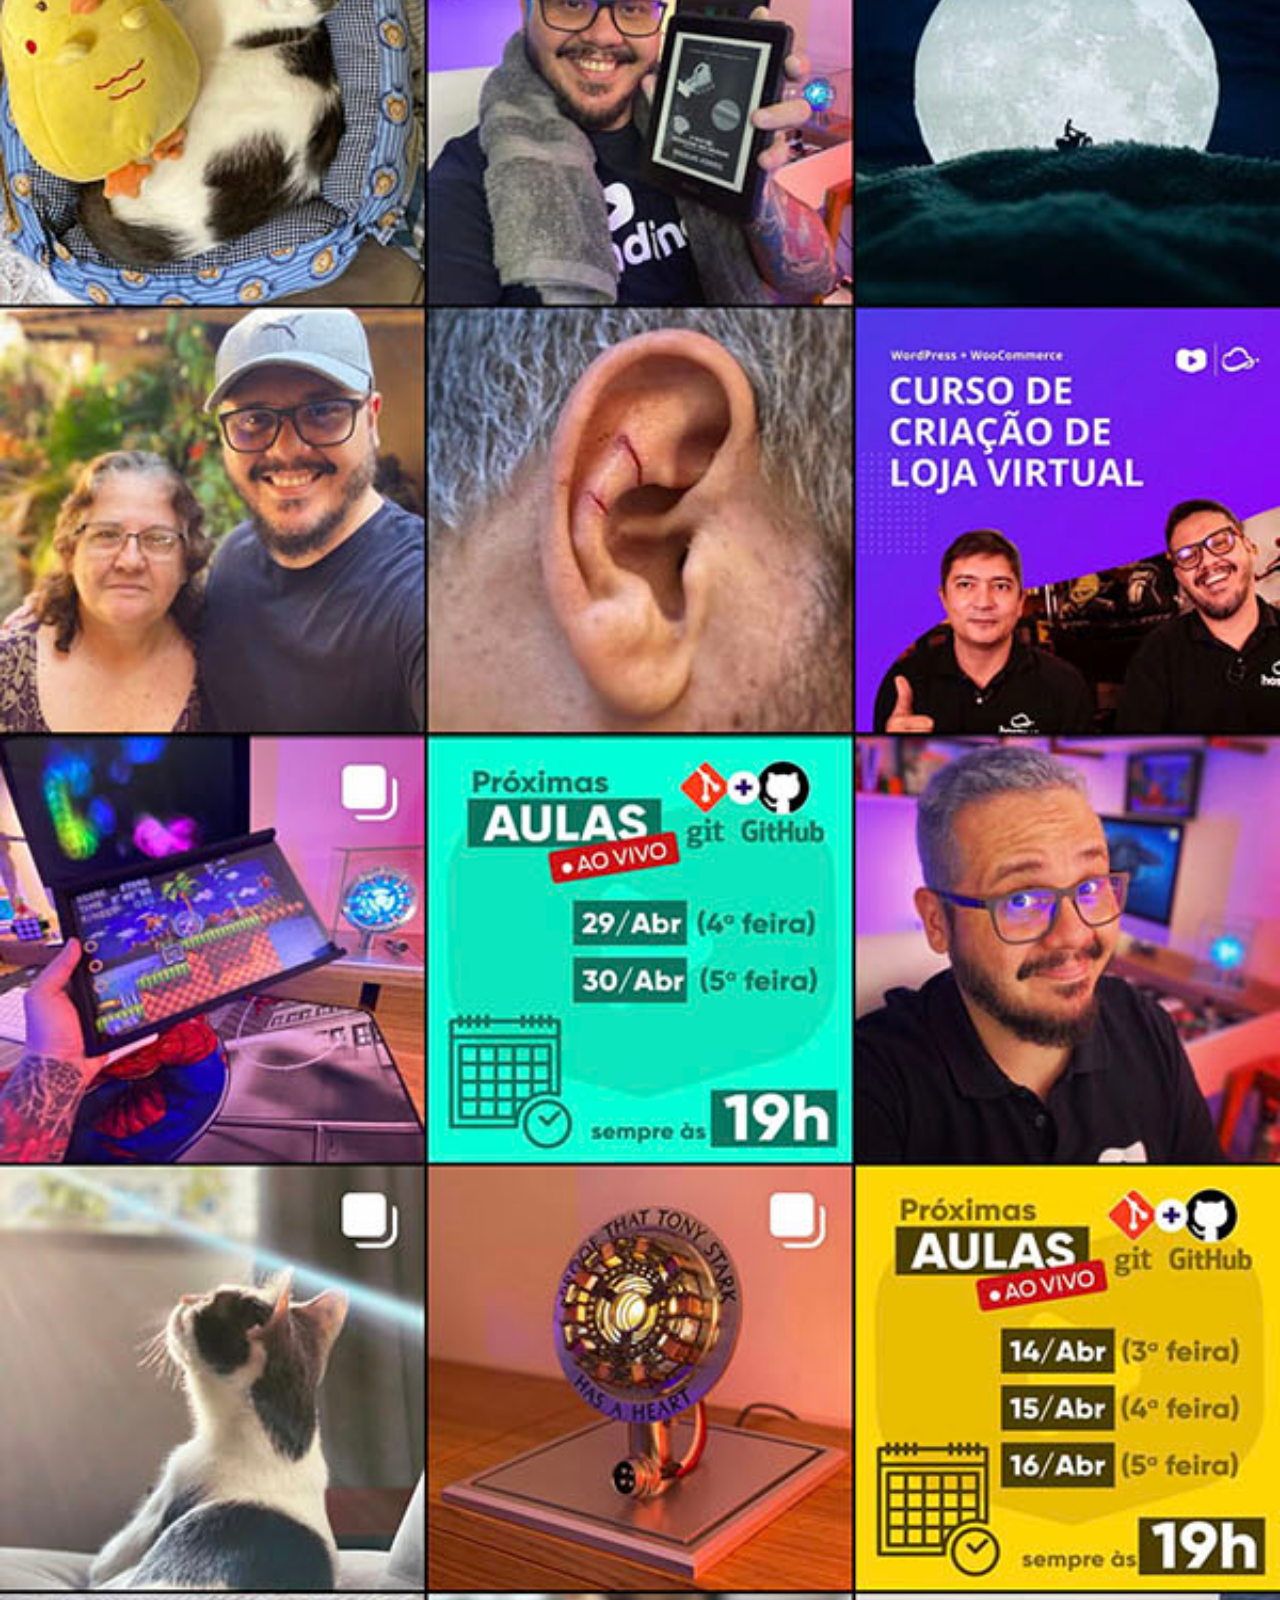
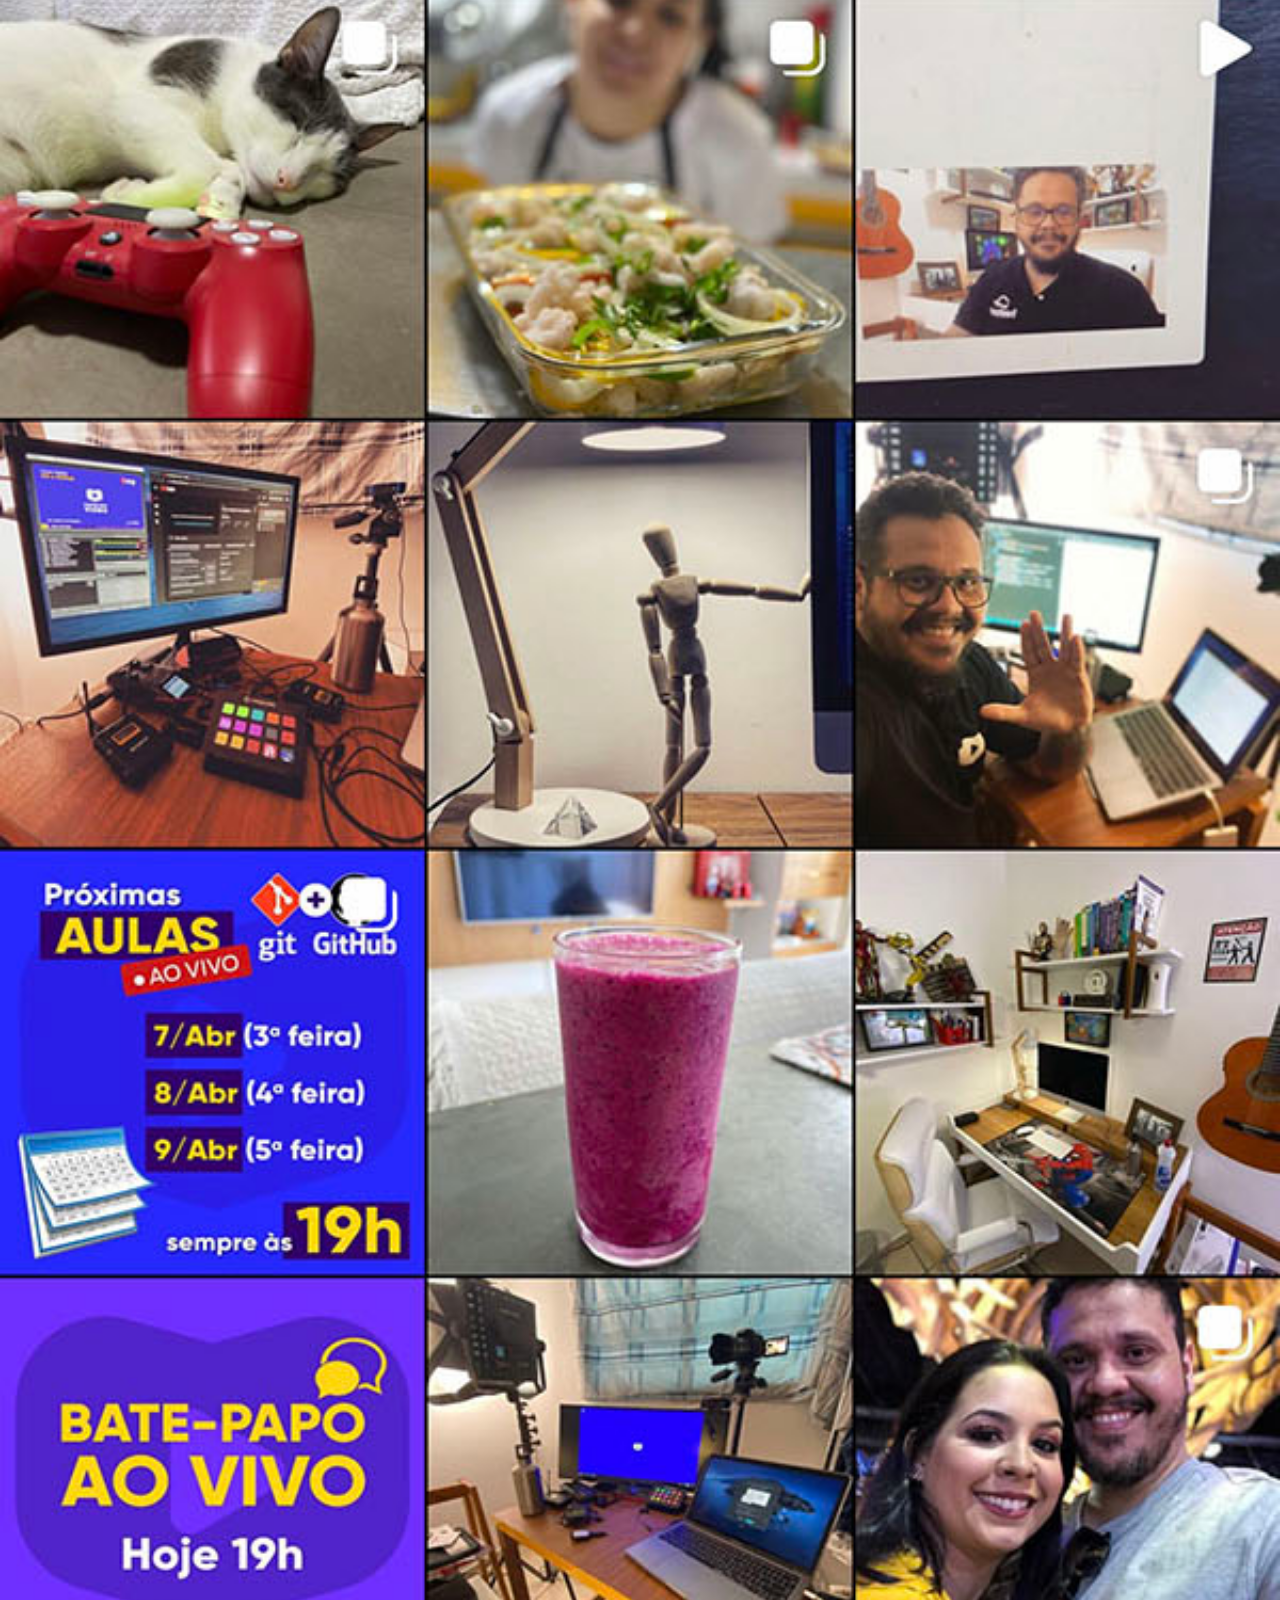
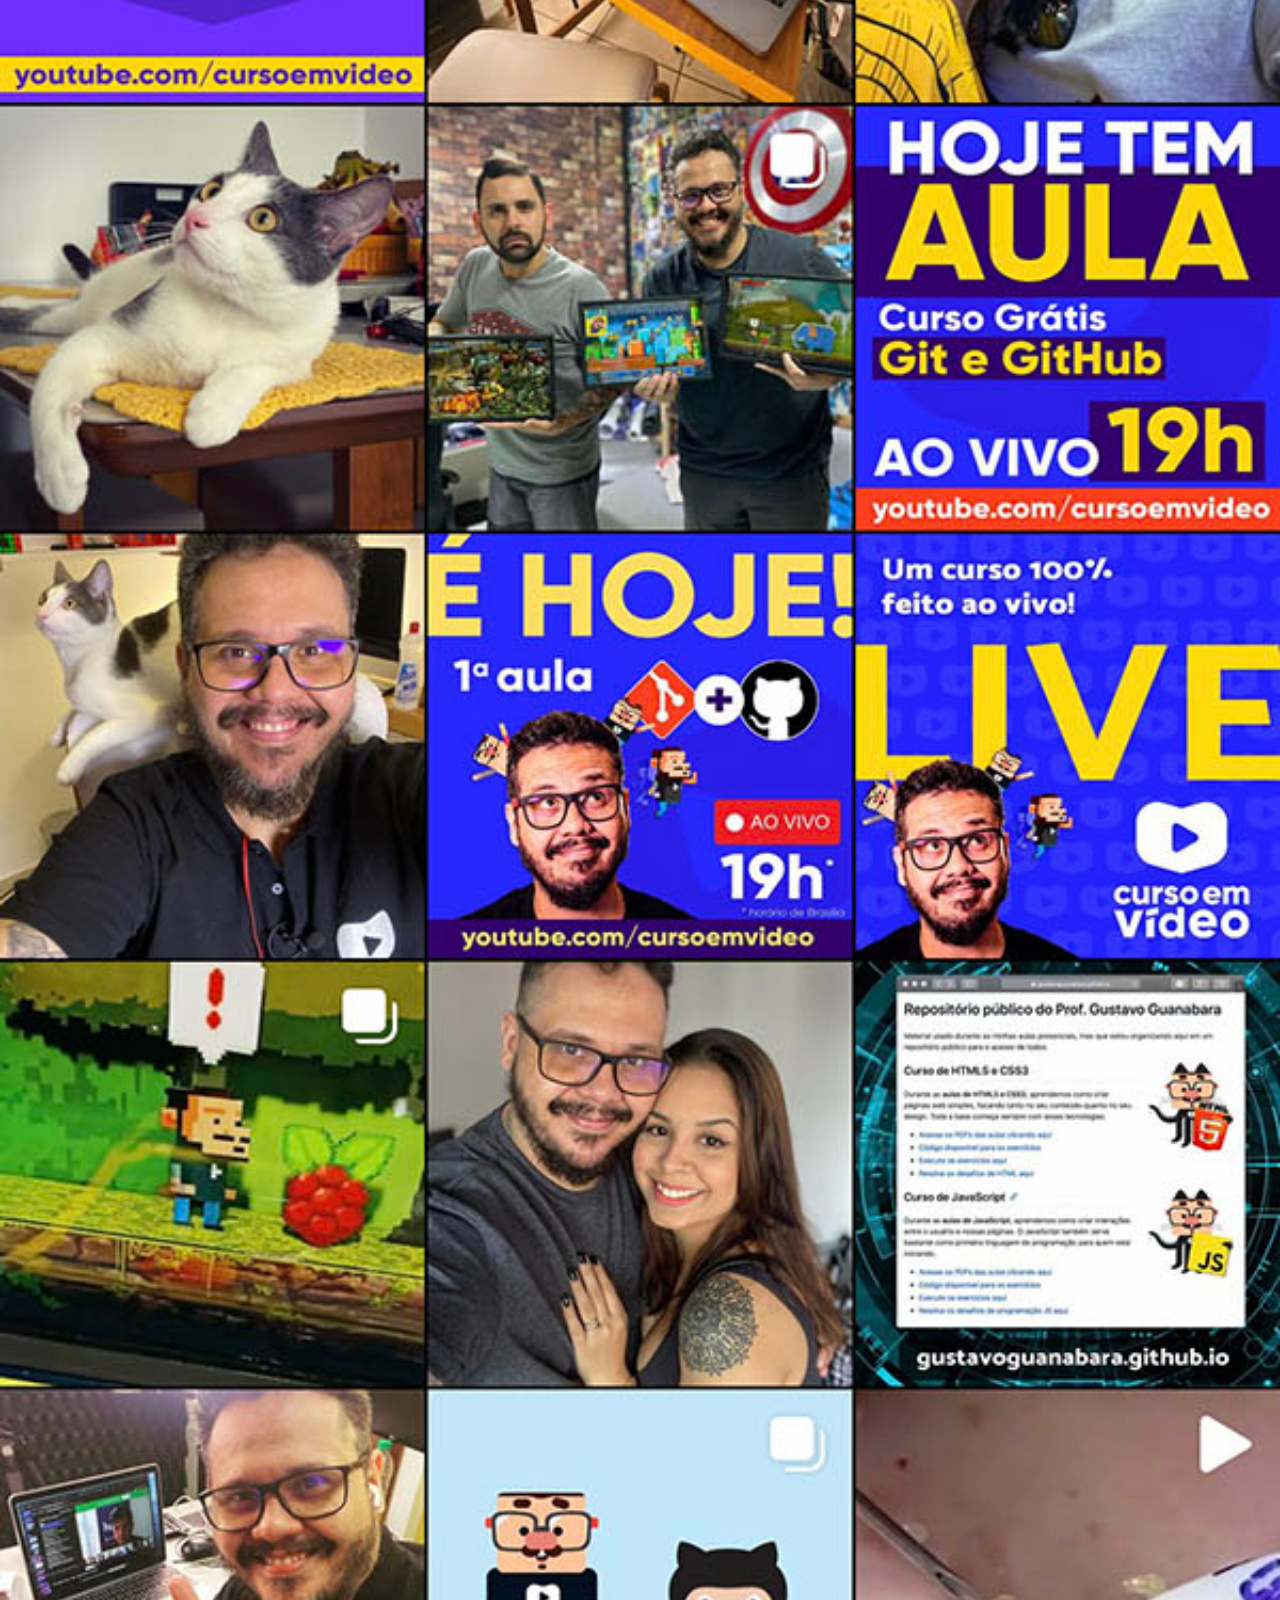
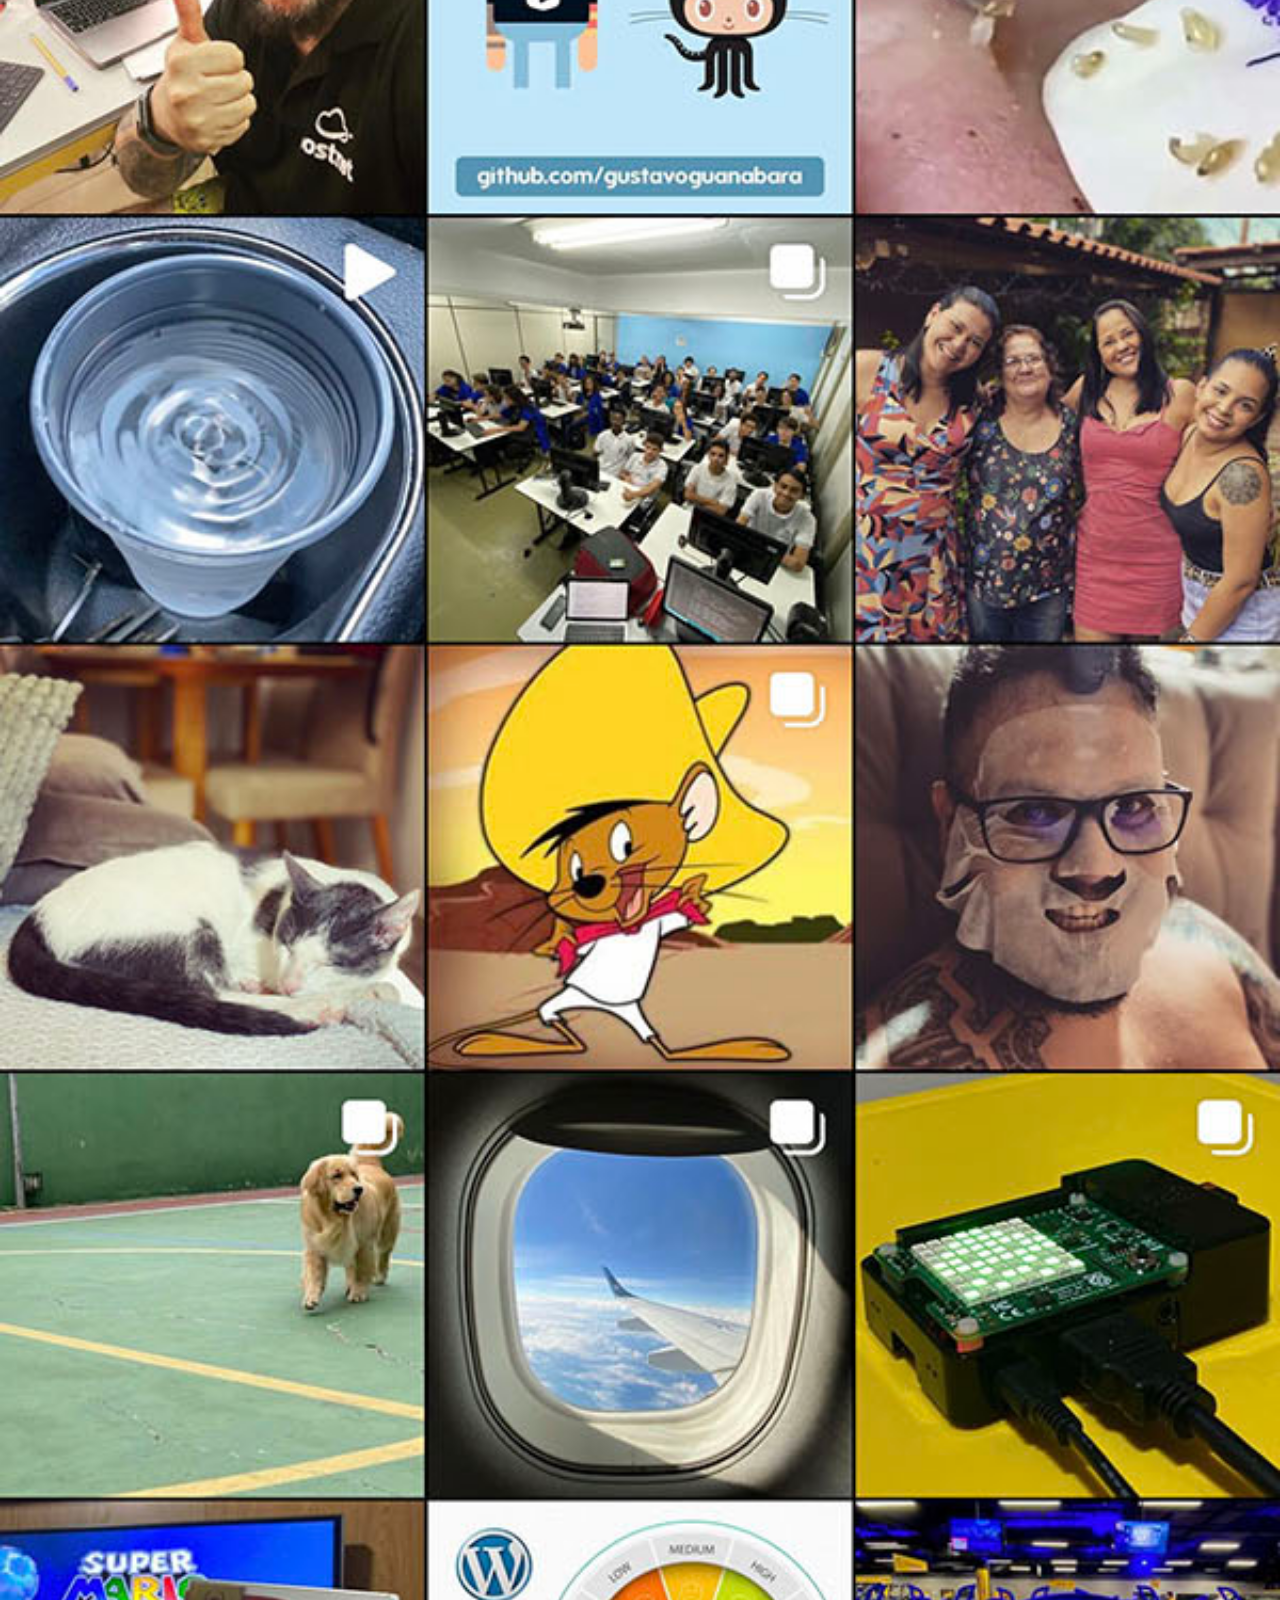
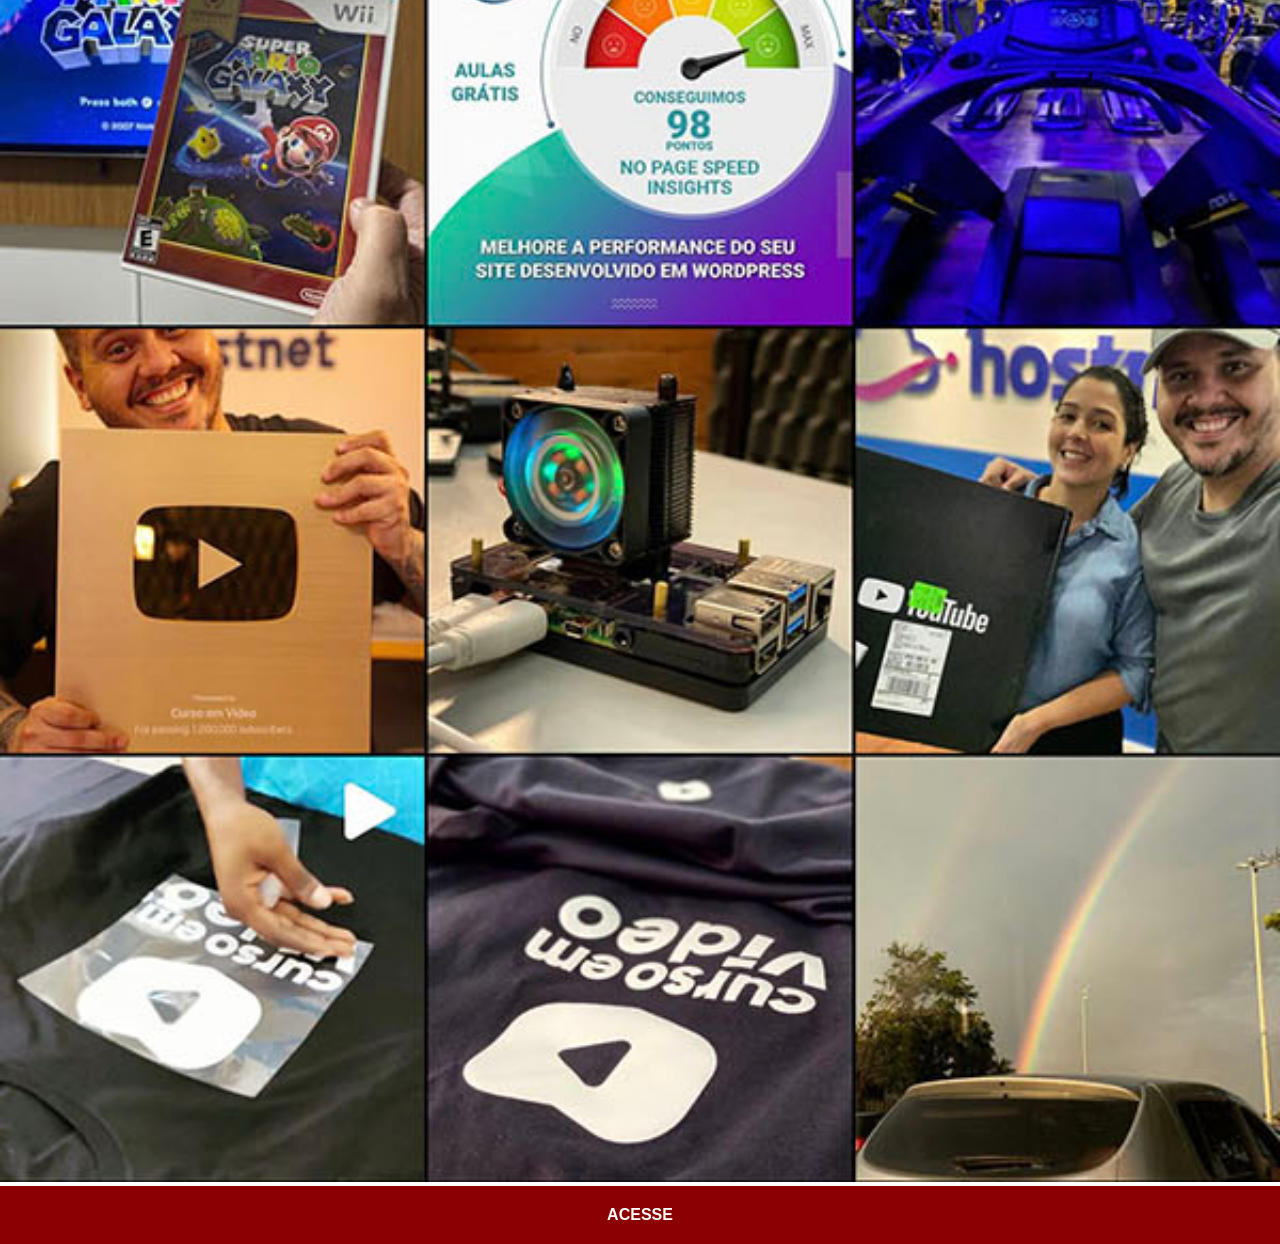
<file: instagram.html>
<!DOCTYPE html>
<html lang="pt-br">
<head>
    <meta charset="UTF-8">
    <meta name="viewport" content="width=device-width, initial-scale=1.0">
    <link rel="stylesheet" href="estilos/social.css">
    <title>instagram</title>
   
</head>
<body>
    <img src="imagens/tela-instagram.jpg" alt="Instagram">
    <a href="https://instagram.com/gustavoguanabara" target="_blank">ACESSE</a>
</body>
</html>
</file>
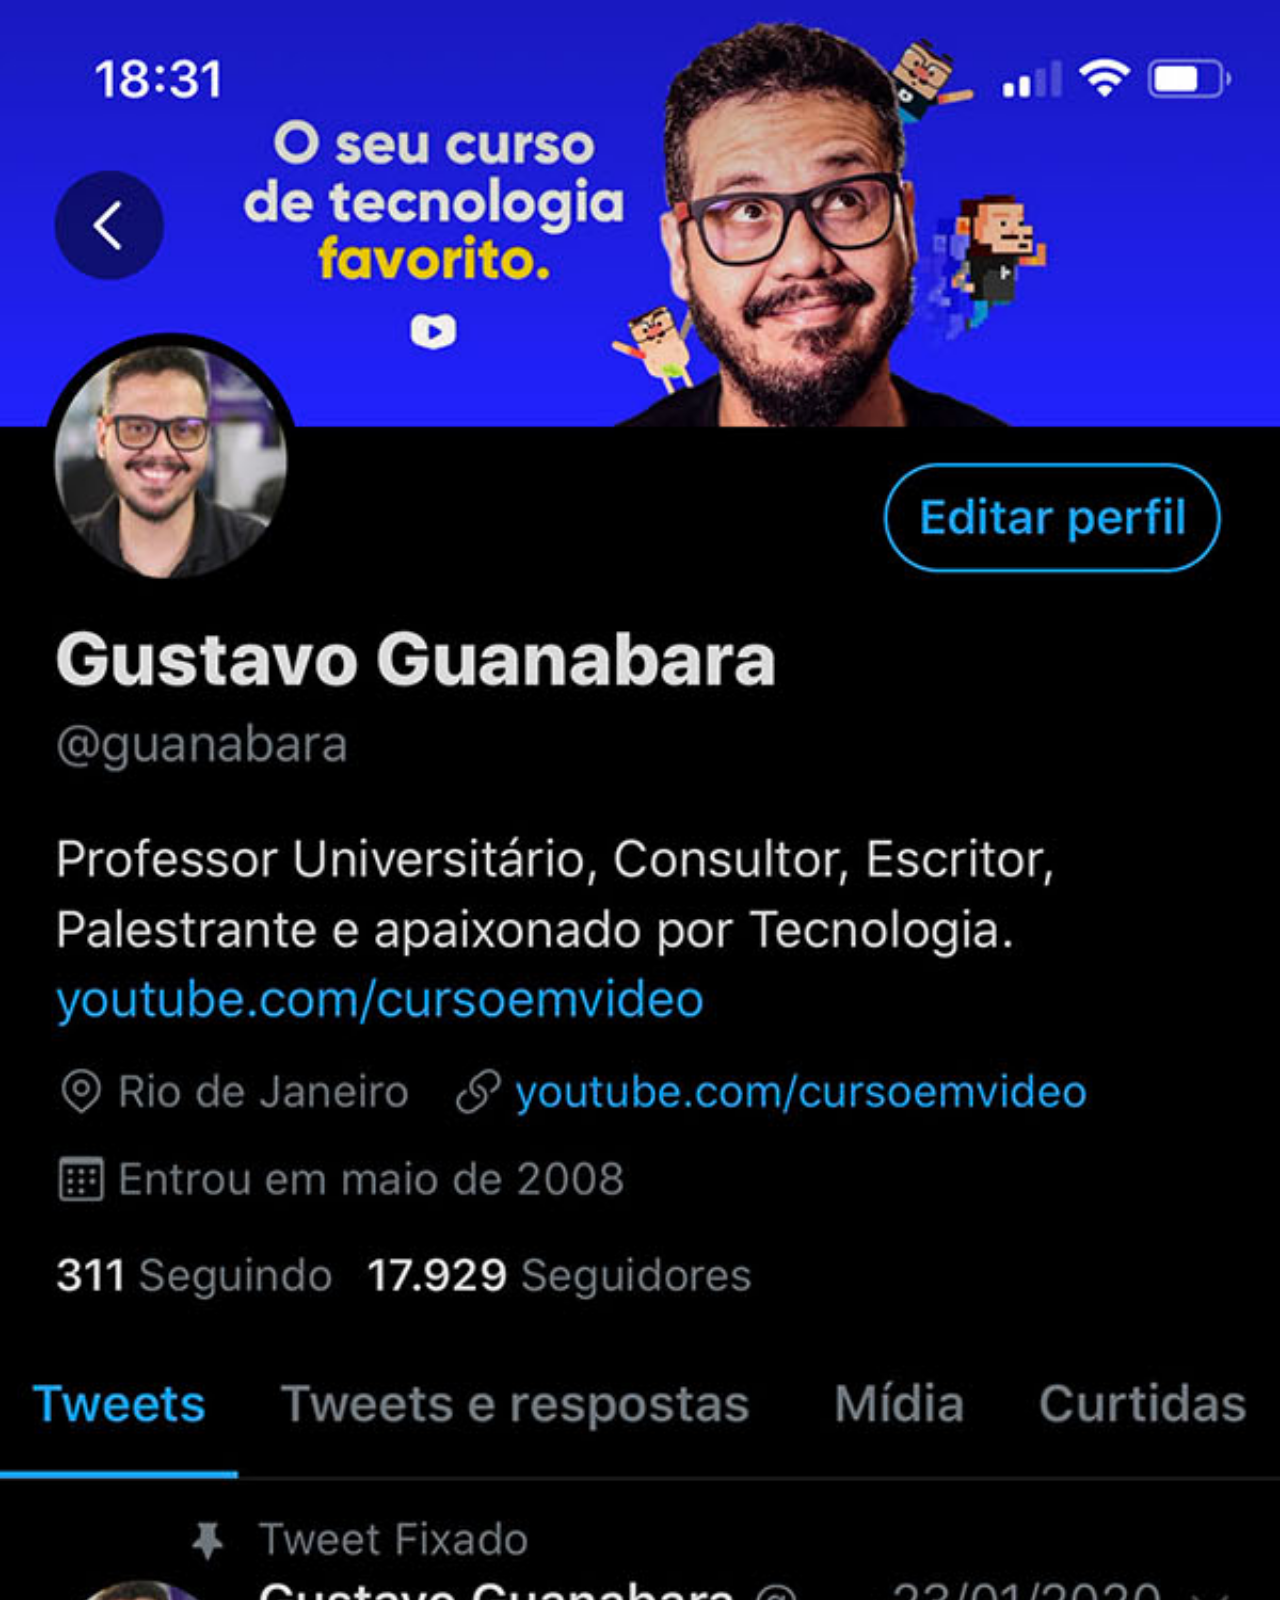
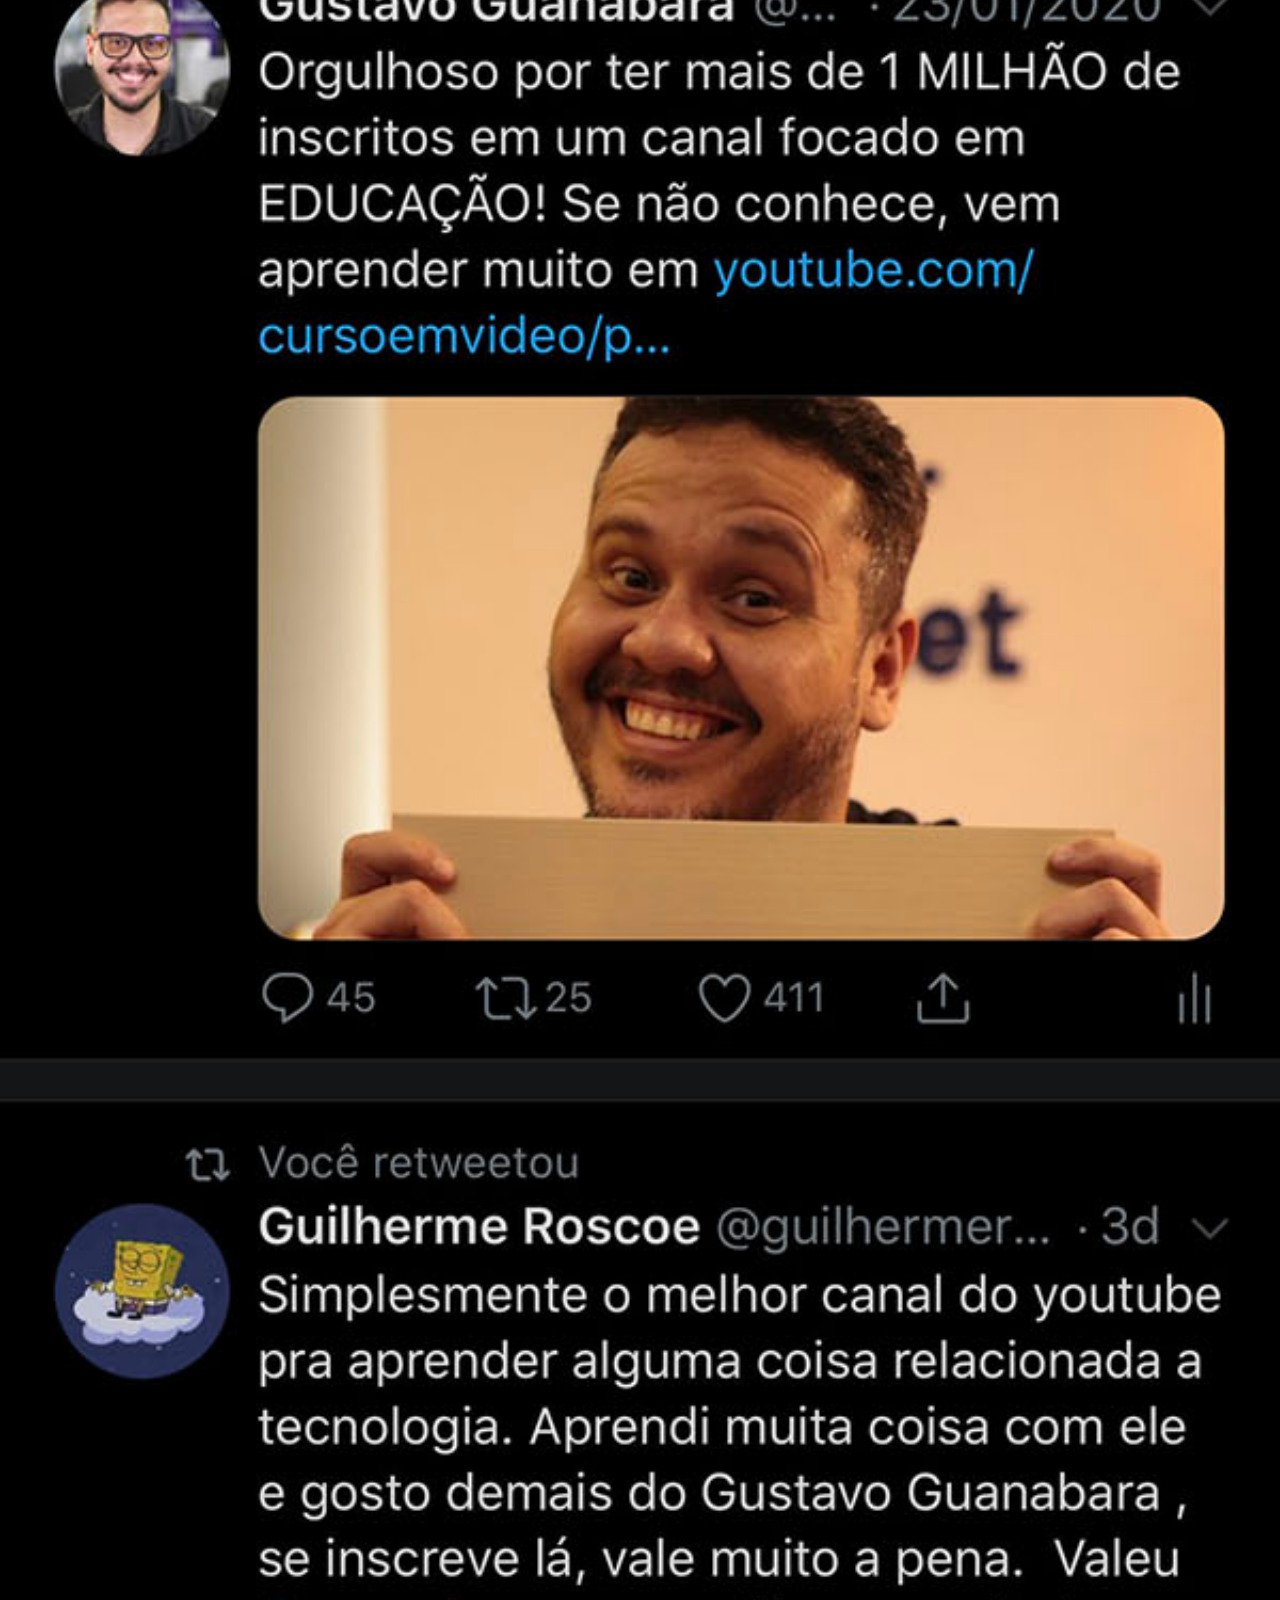
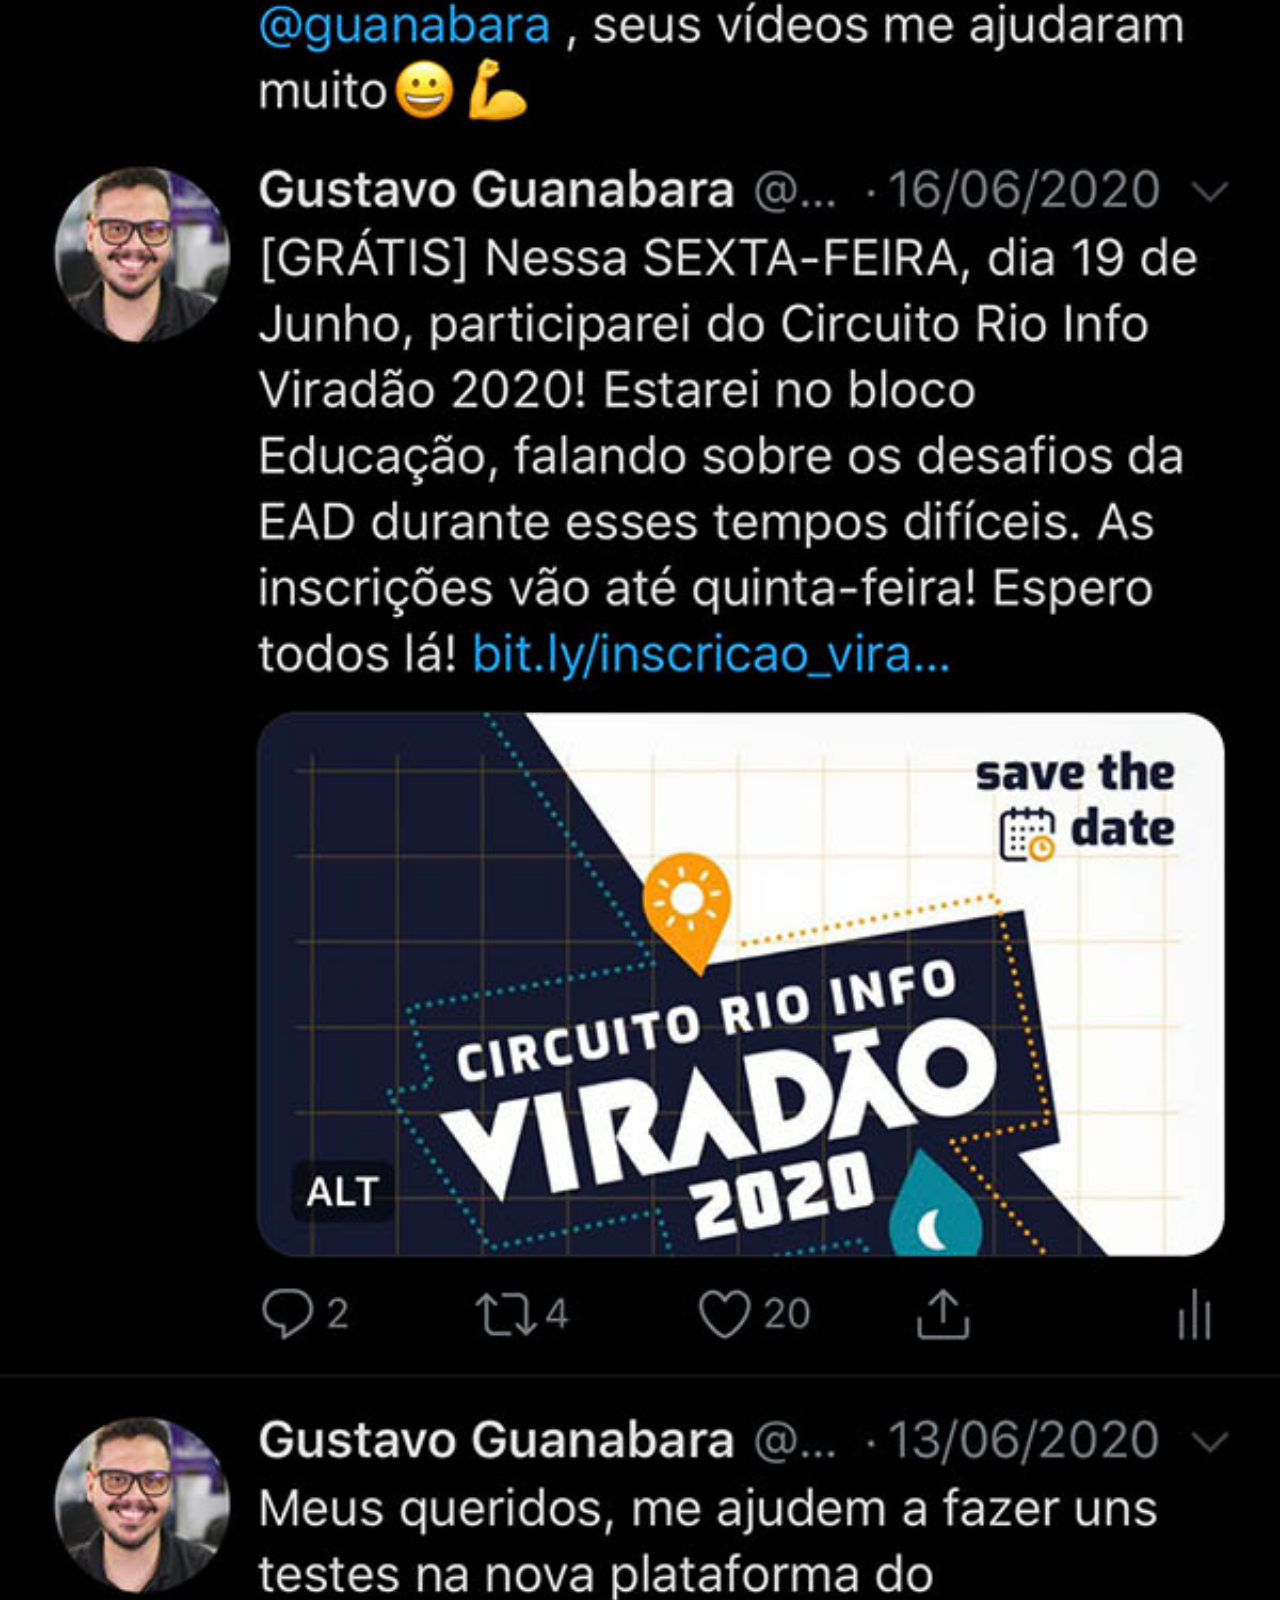
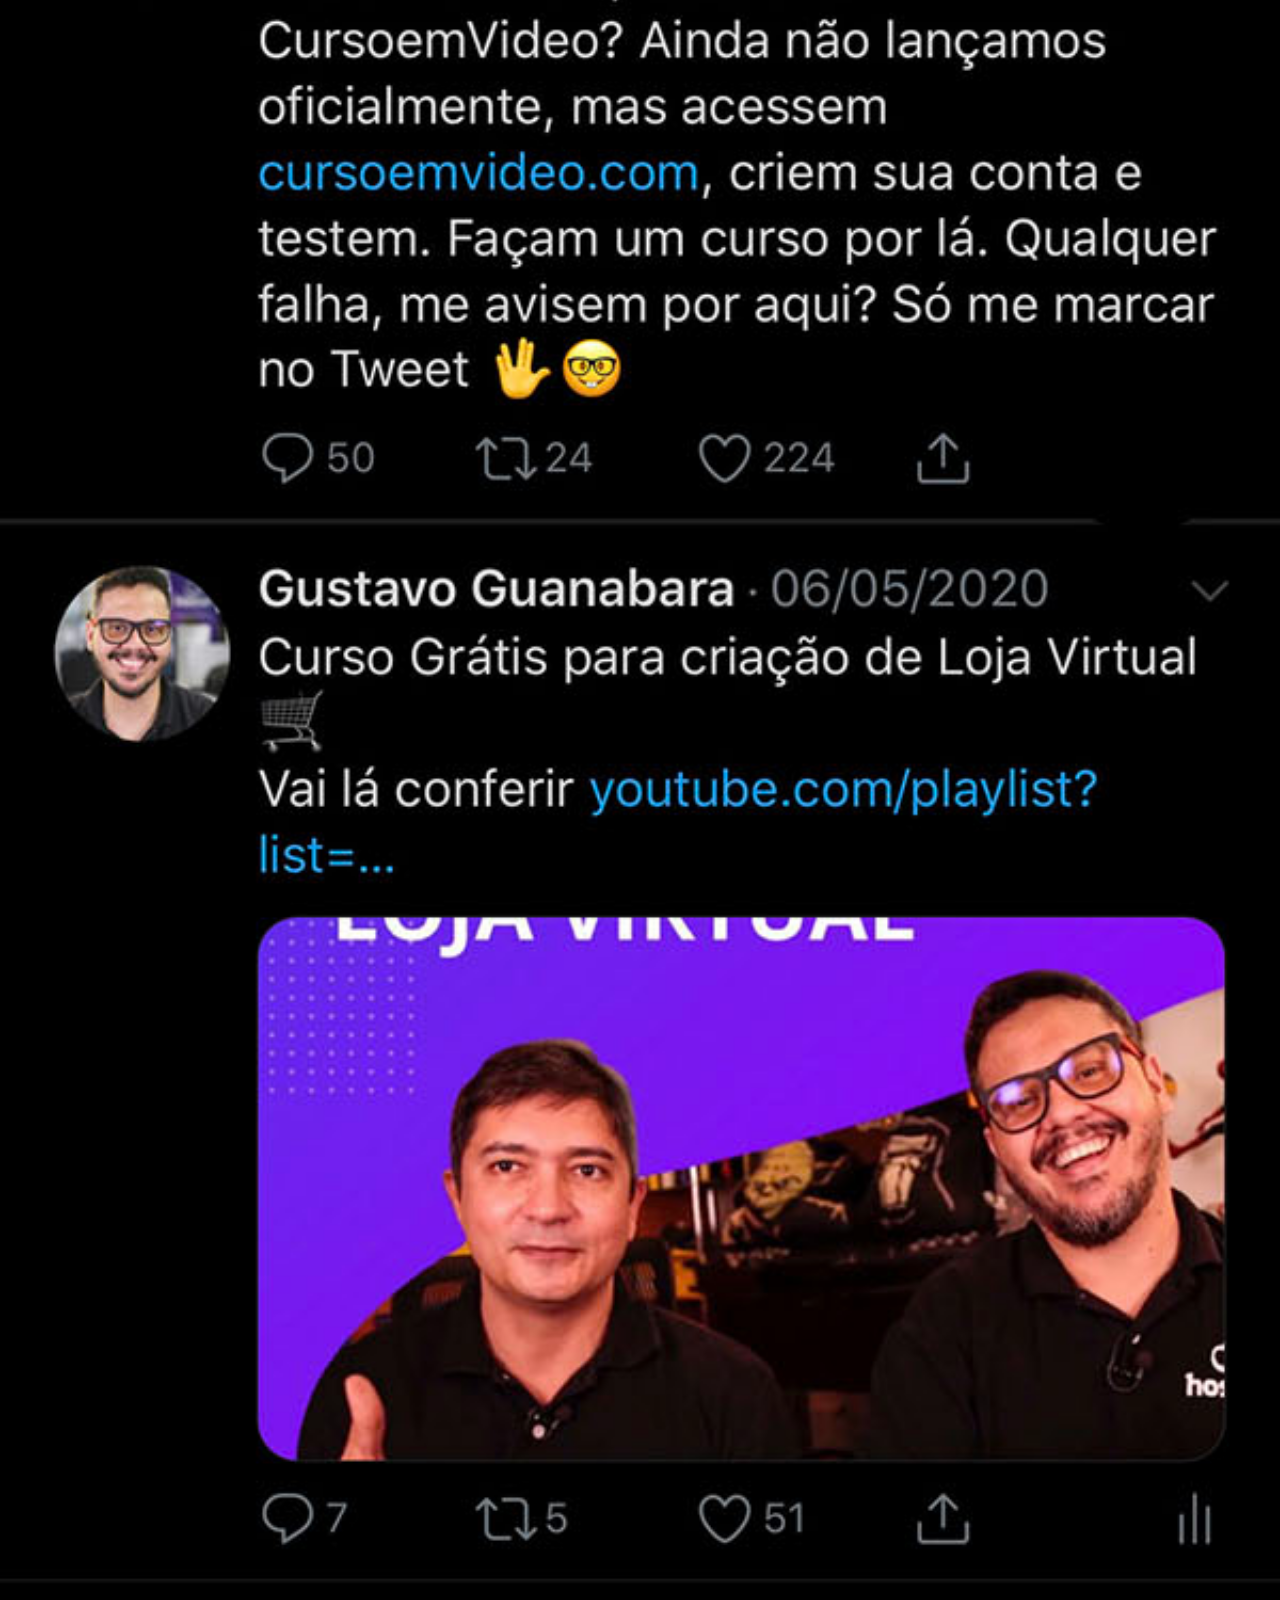
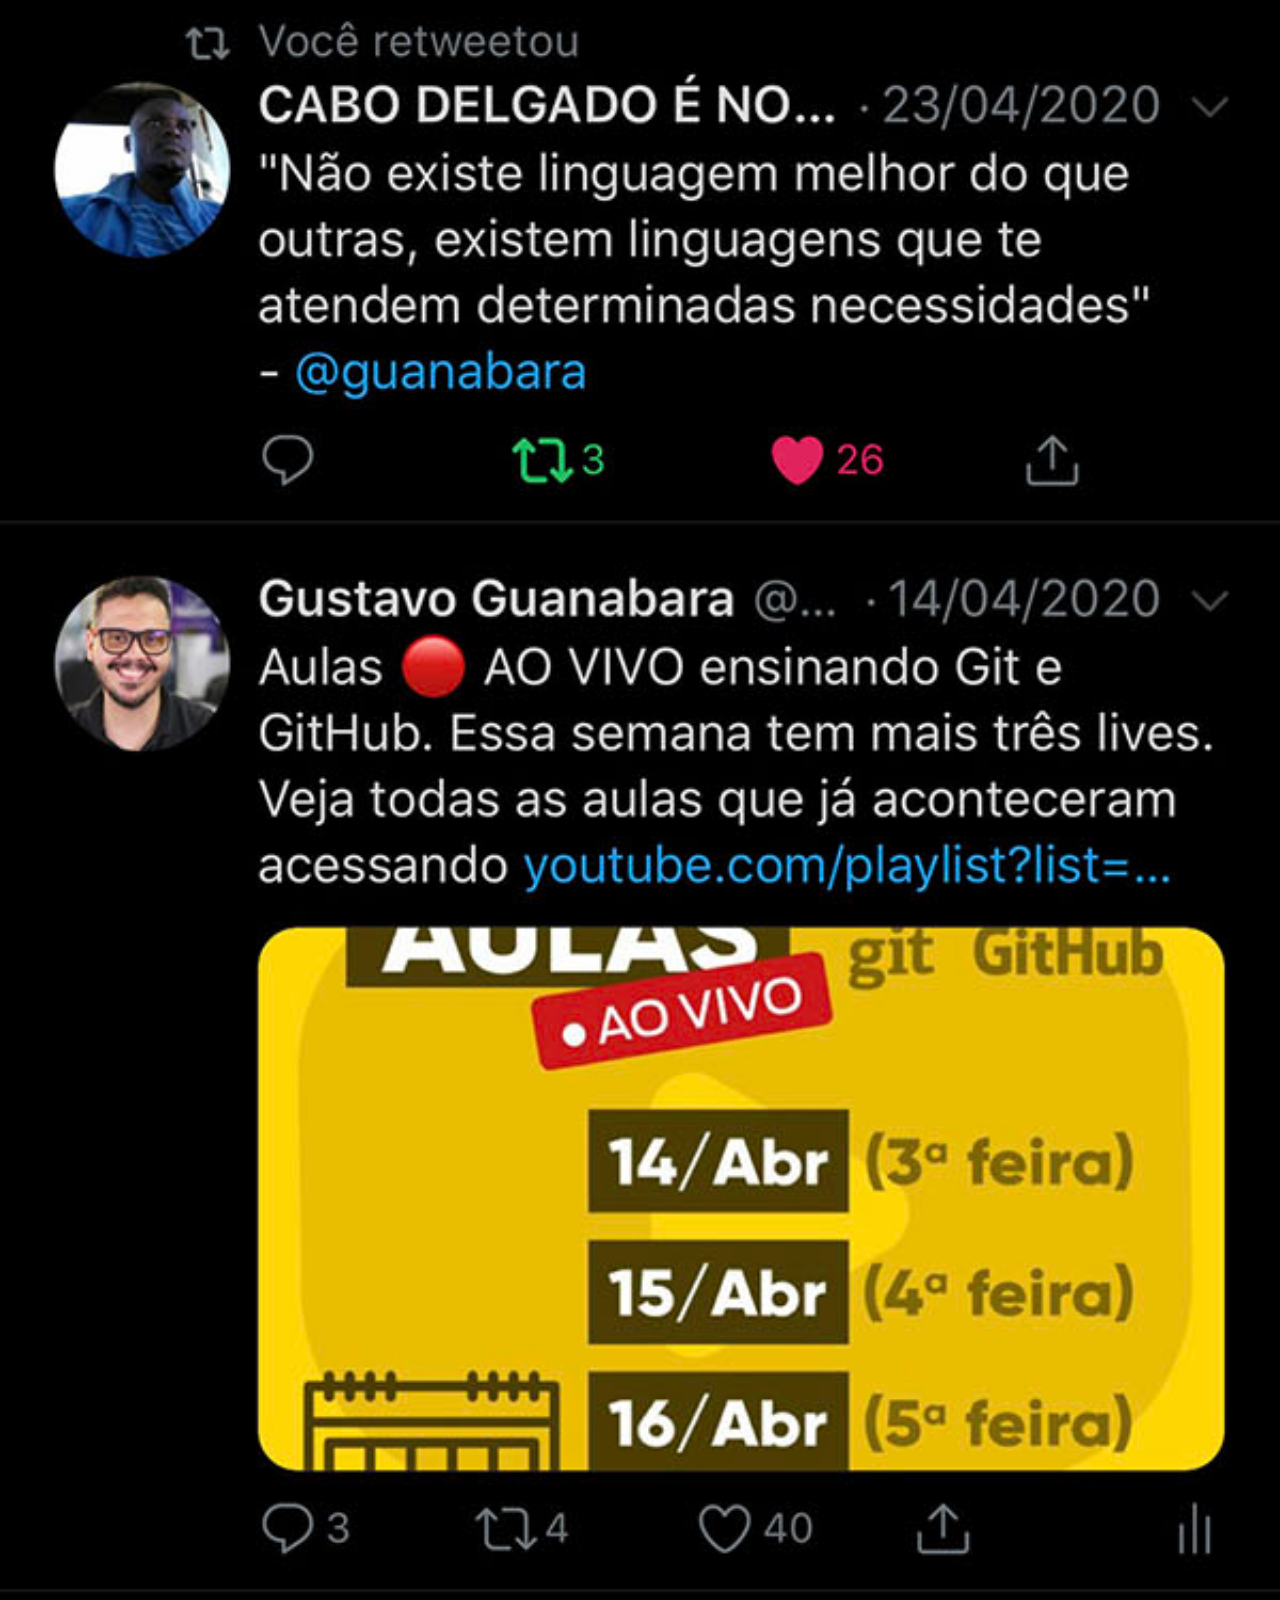
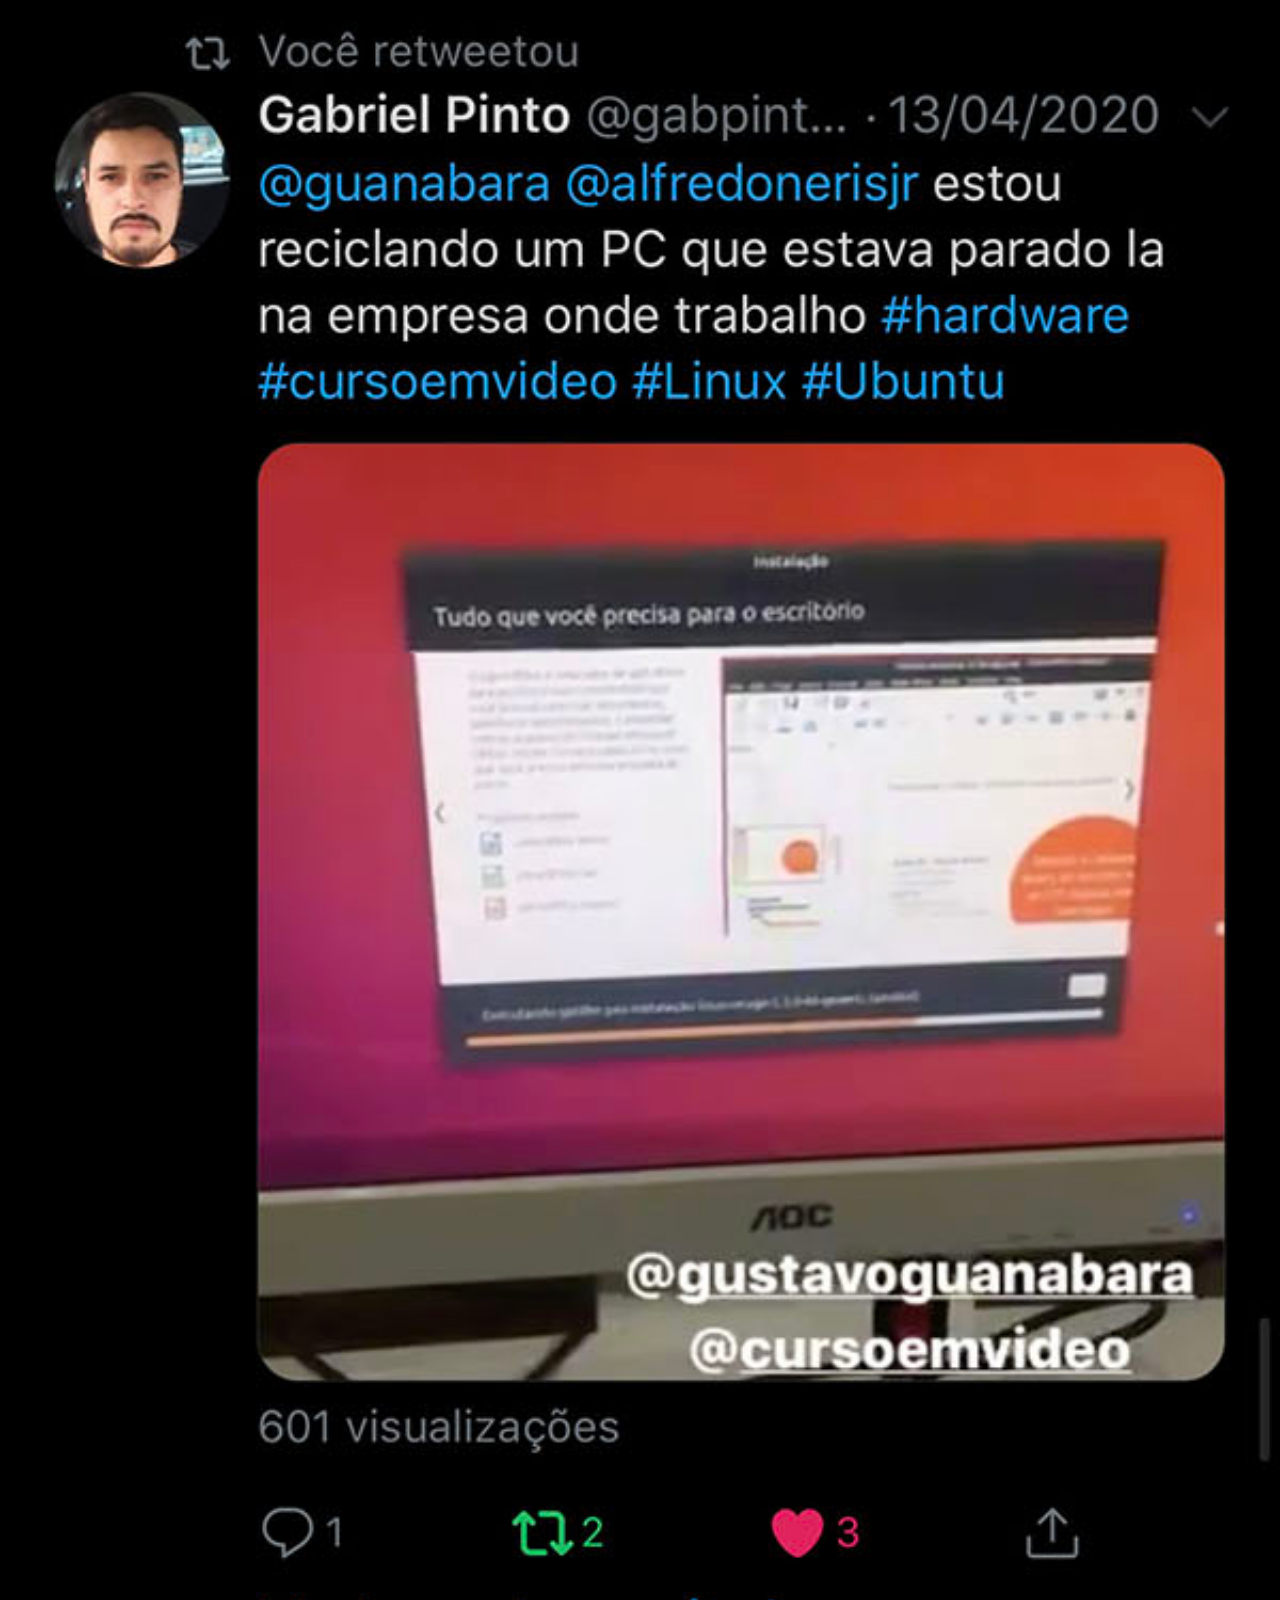
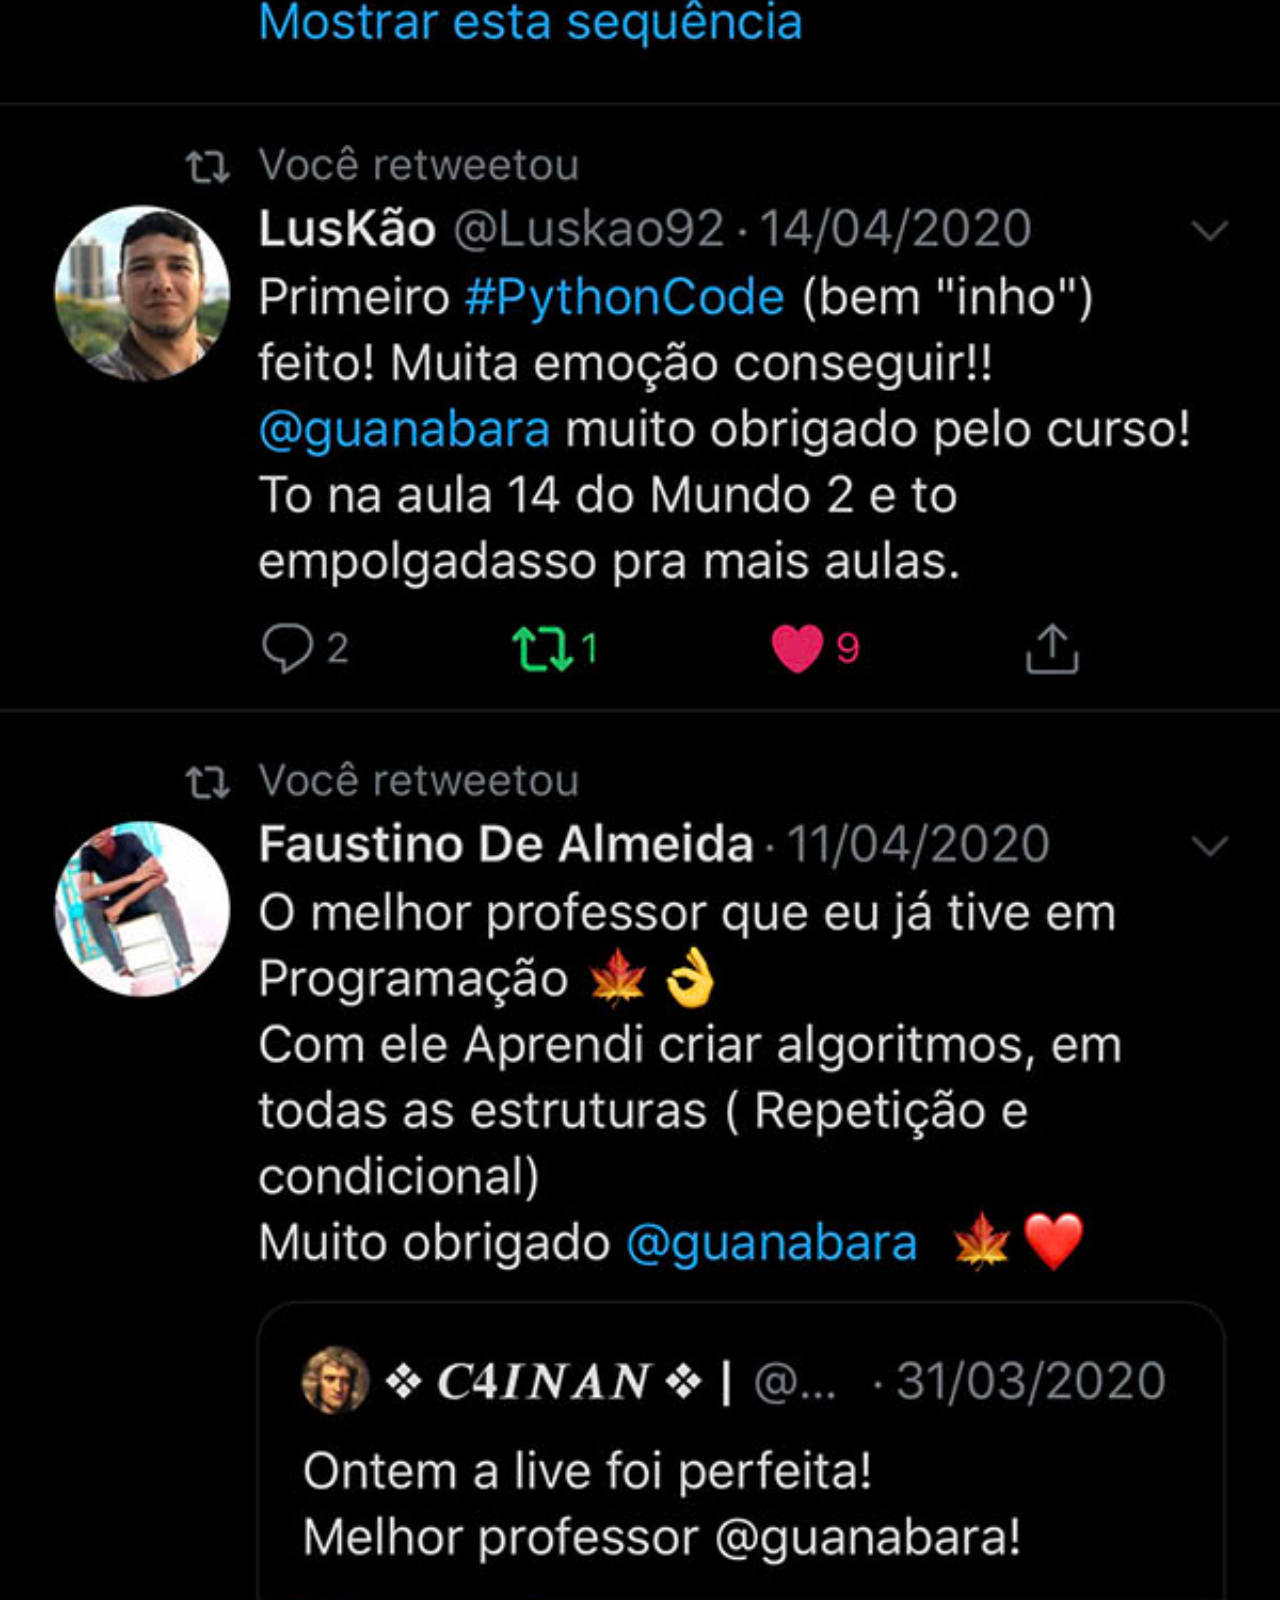
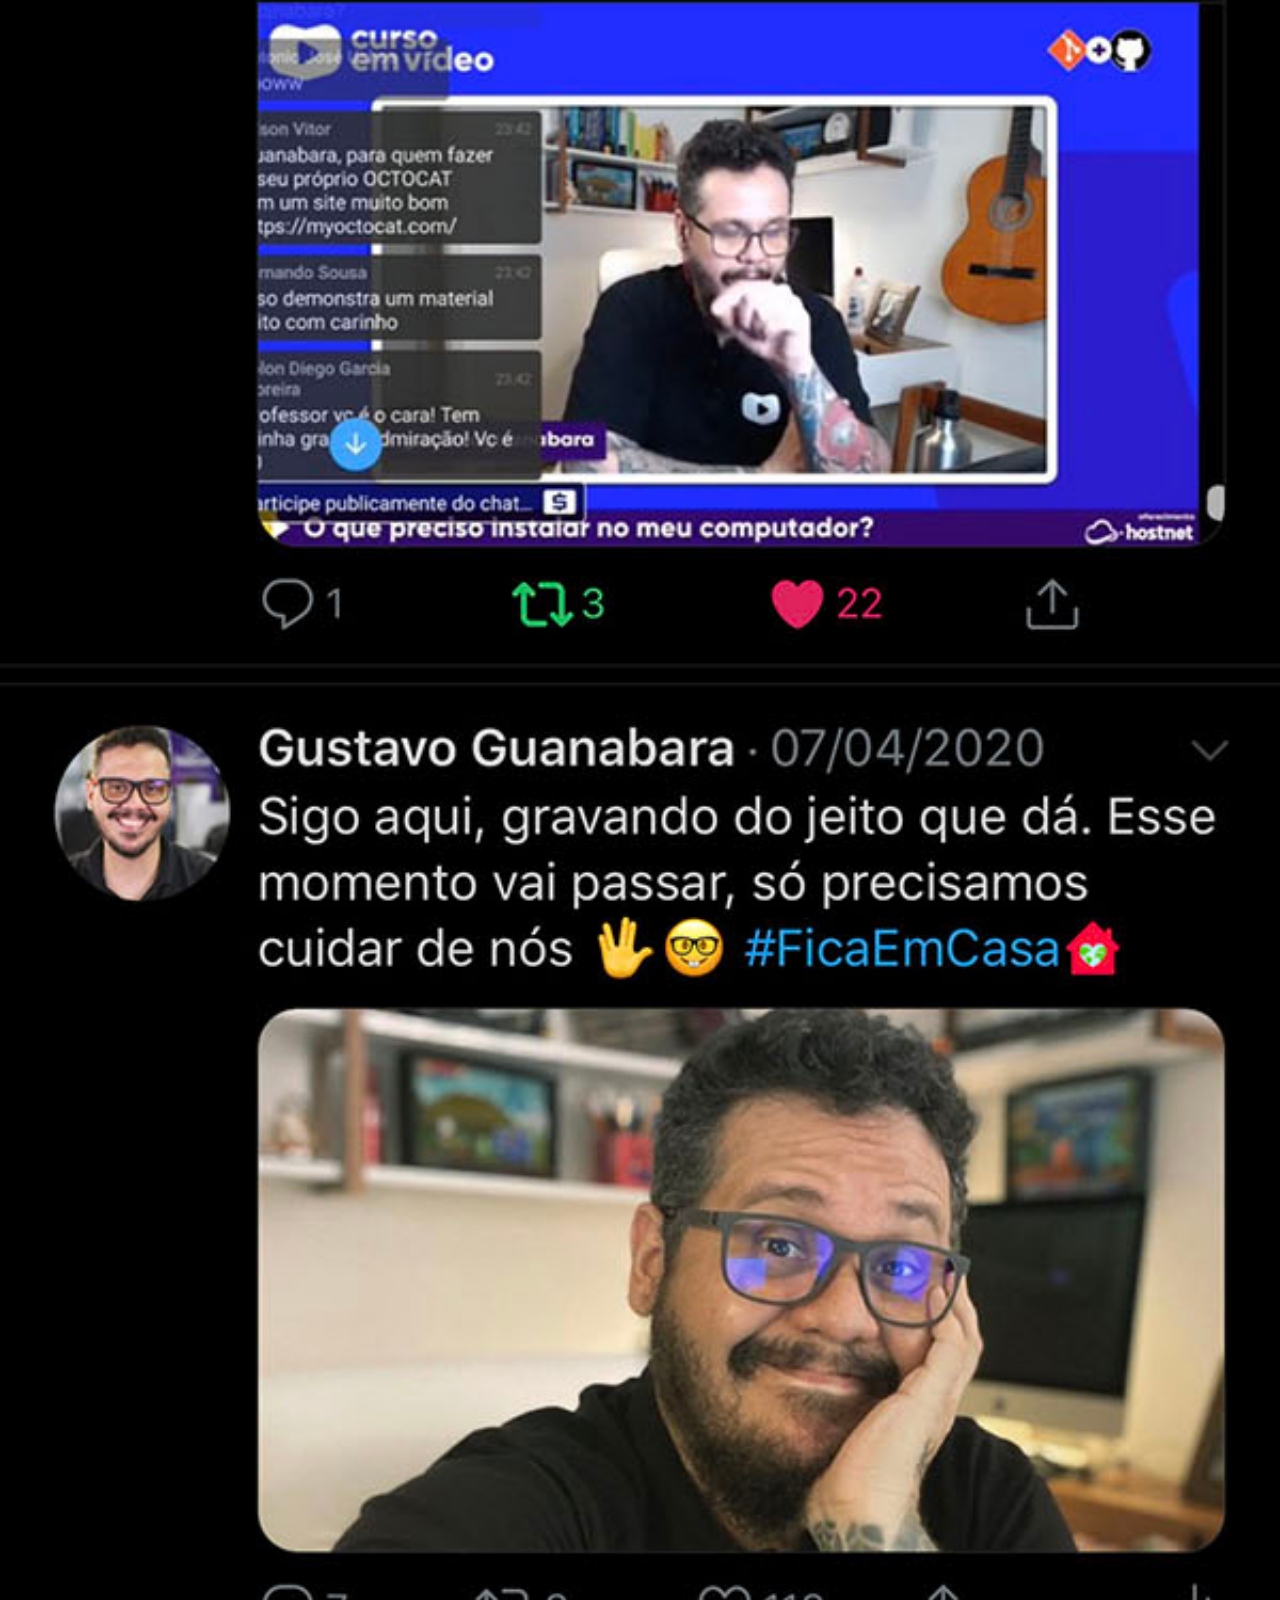
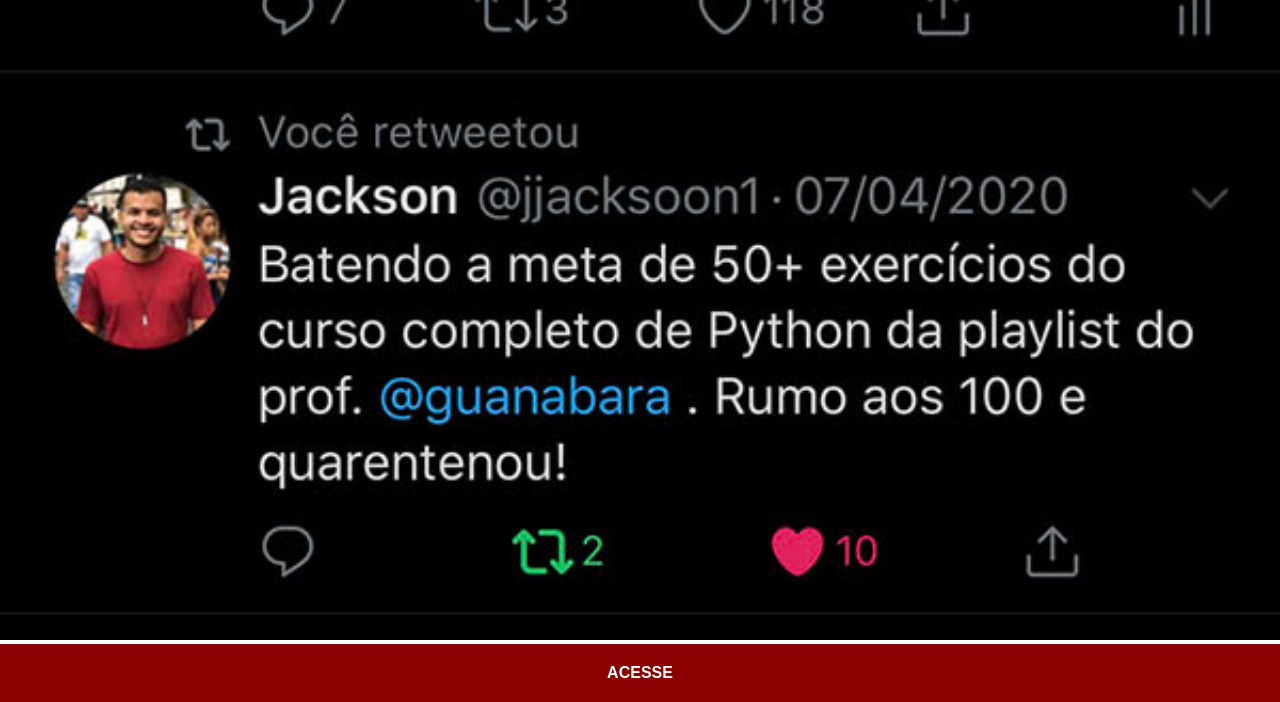
<file: twitter.html>
<!DOCTYPE html>
<html lang="pt-br">
<head>
    <meta charset="UTF-8">
    <meta name="viewport" content="width=device-width, initial-scale=1.0">
    <link rel="stylesheet" href="estilos/social.css">
    <title>twitter</title>
   
</head>
<body>
    <img src="imagens/tela-twitter.jpg" alt="Twitter">
    <a href="https://twitter.com/gustavoguanabara" target="_blank">ACESSE</a>

    
</body>
</html>
</file>
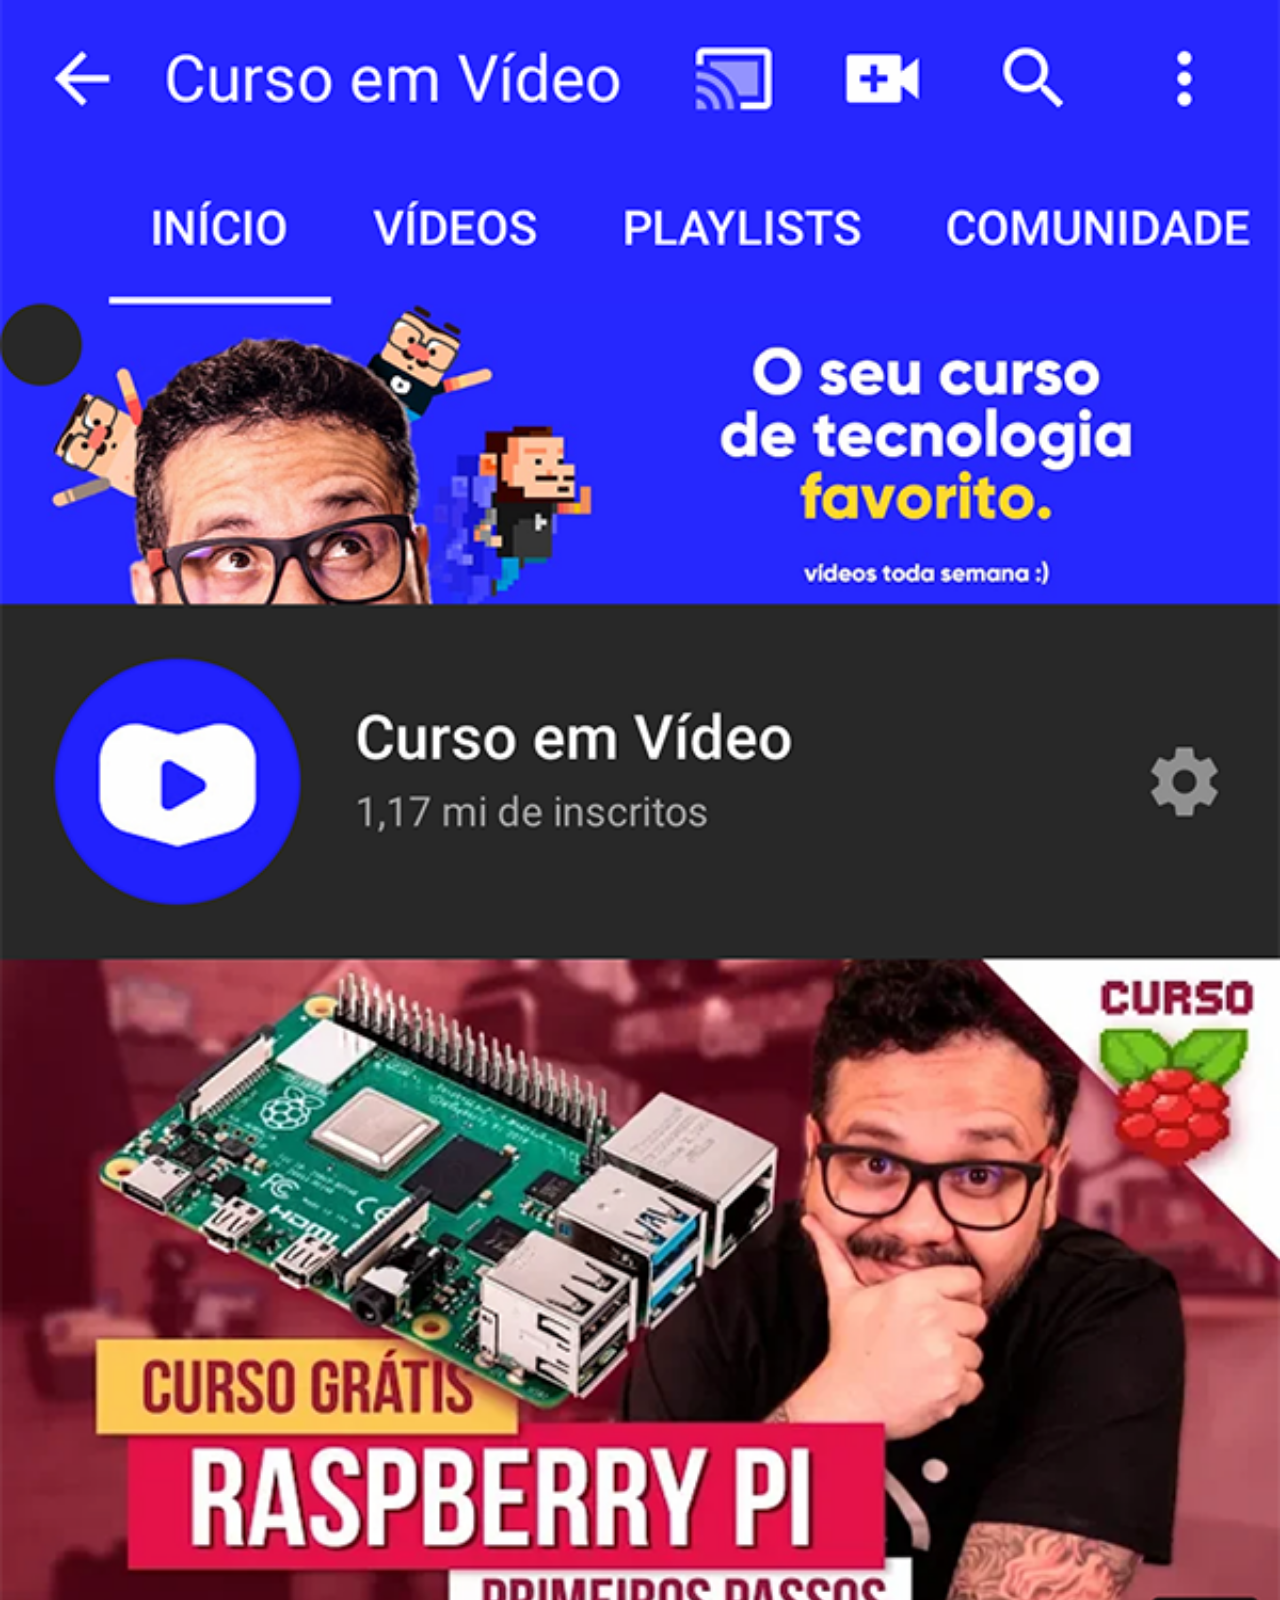
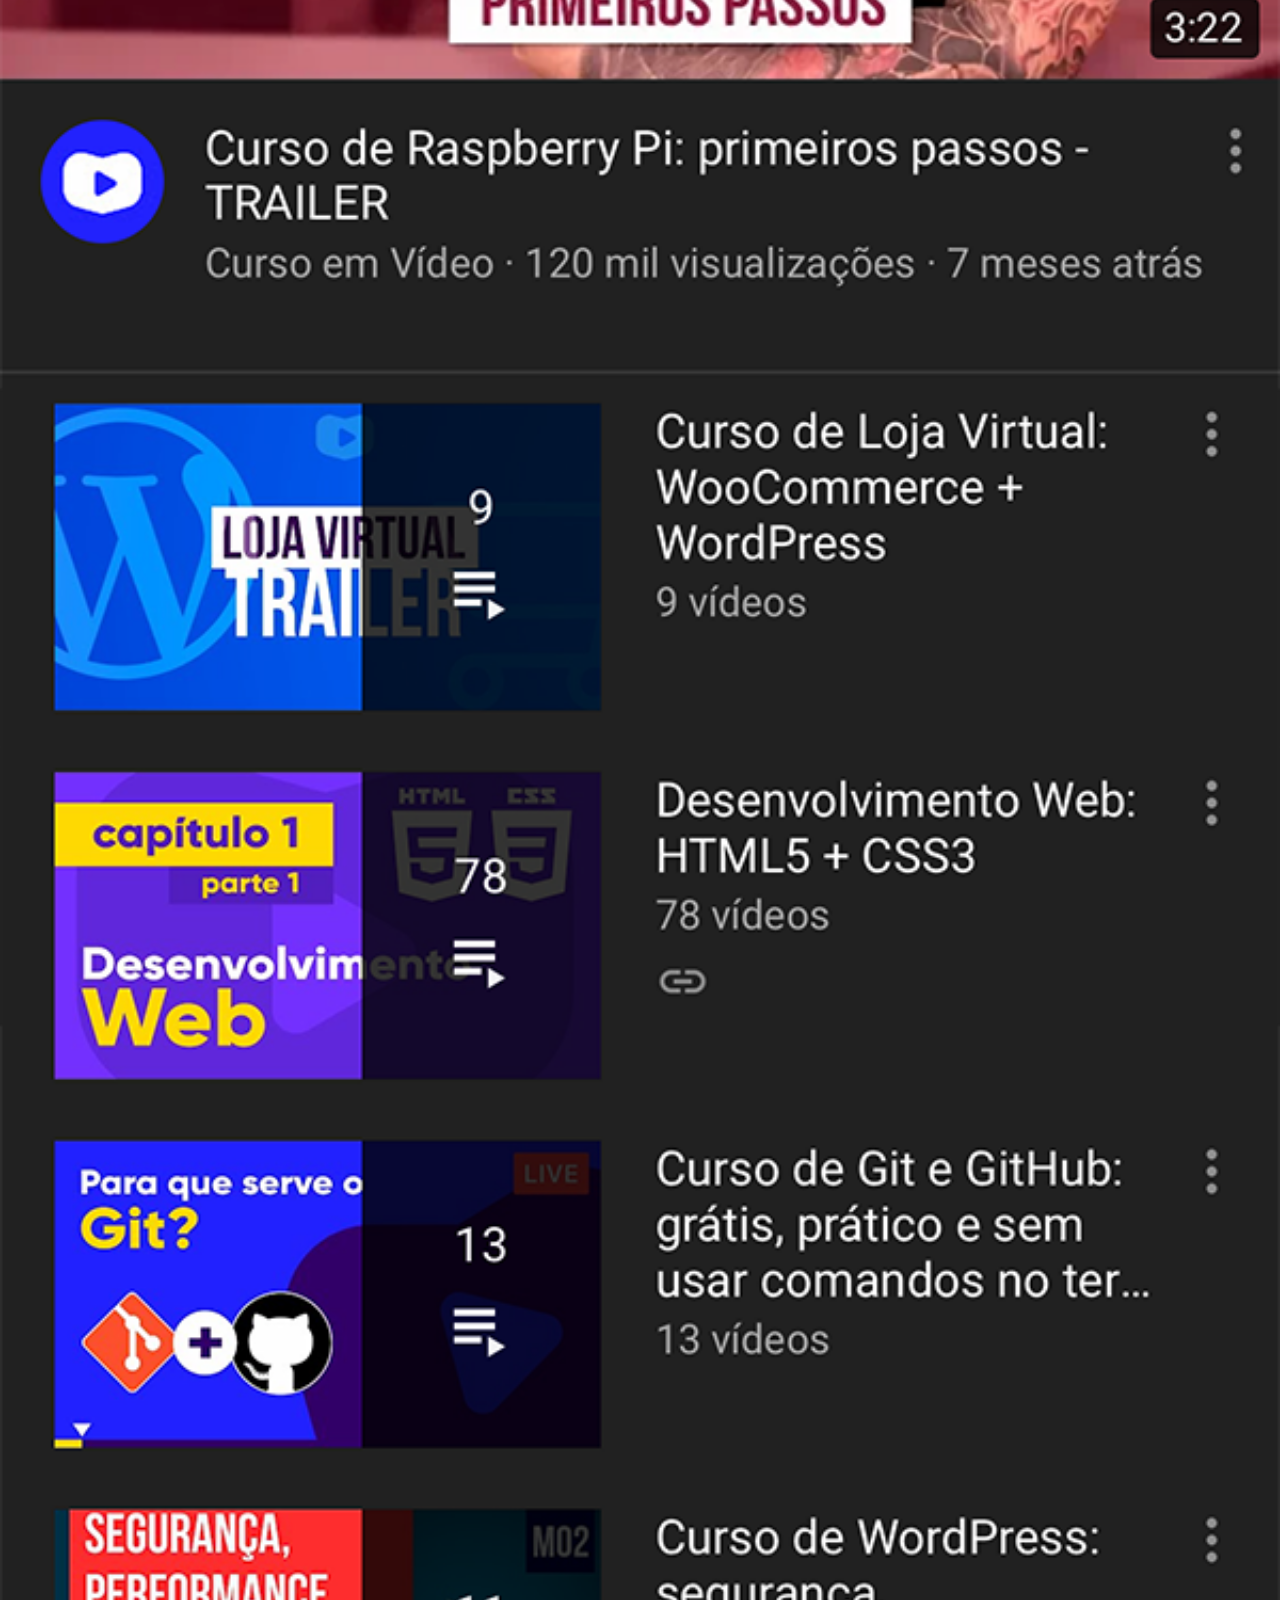
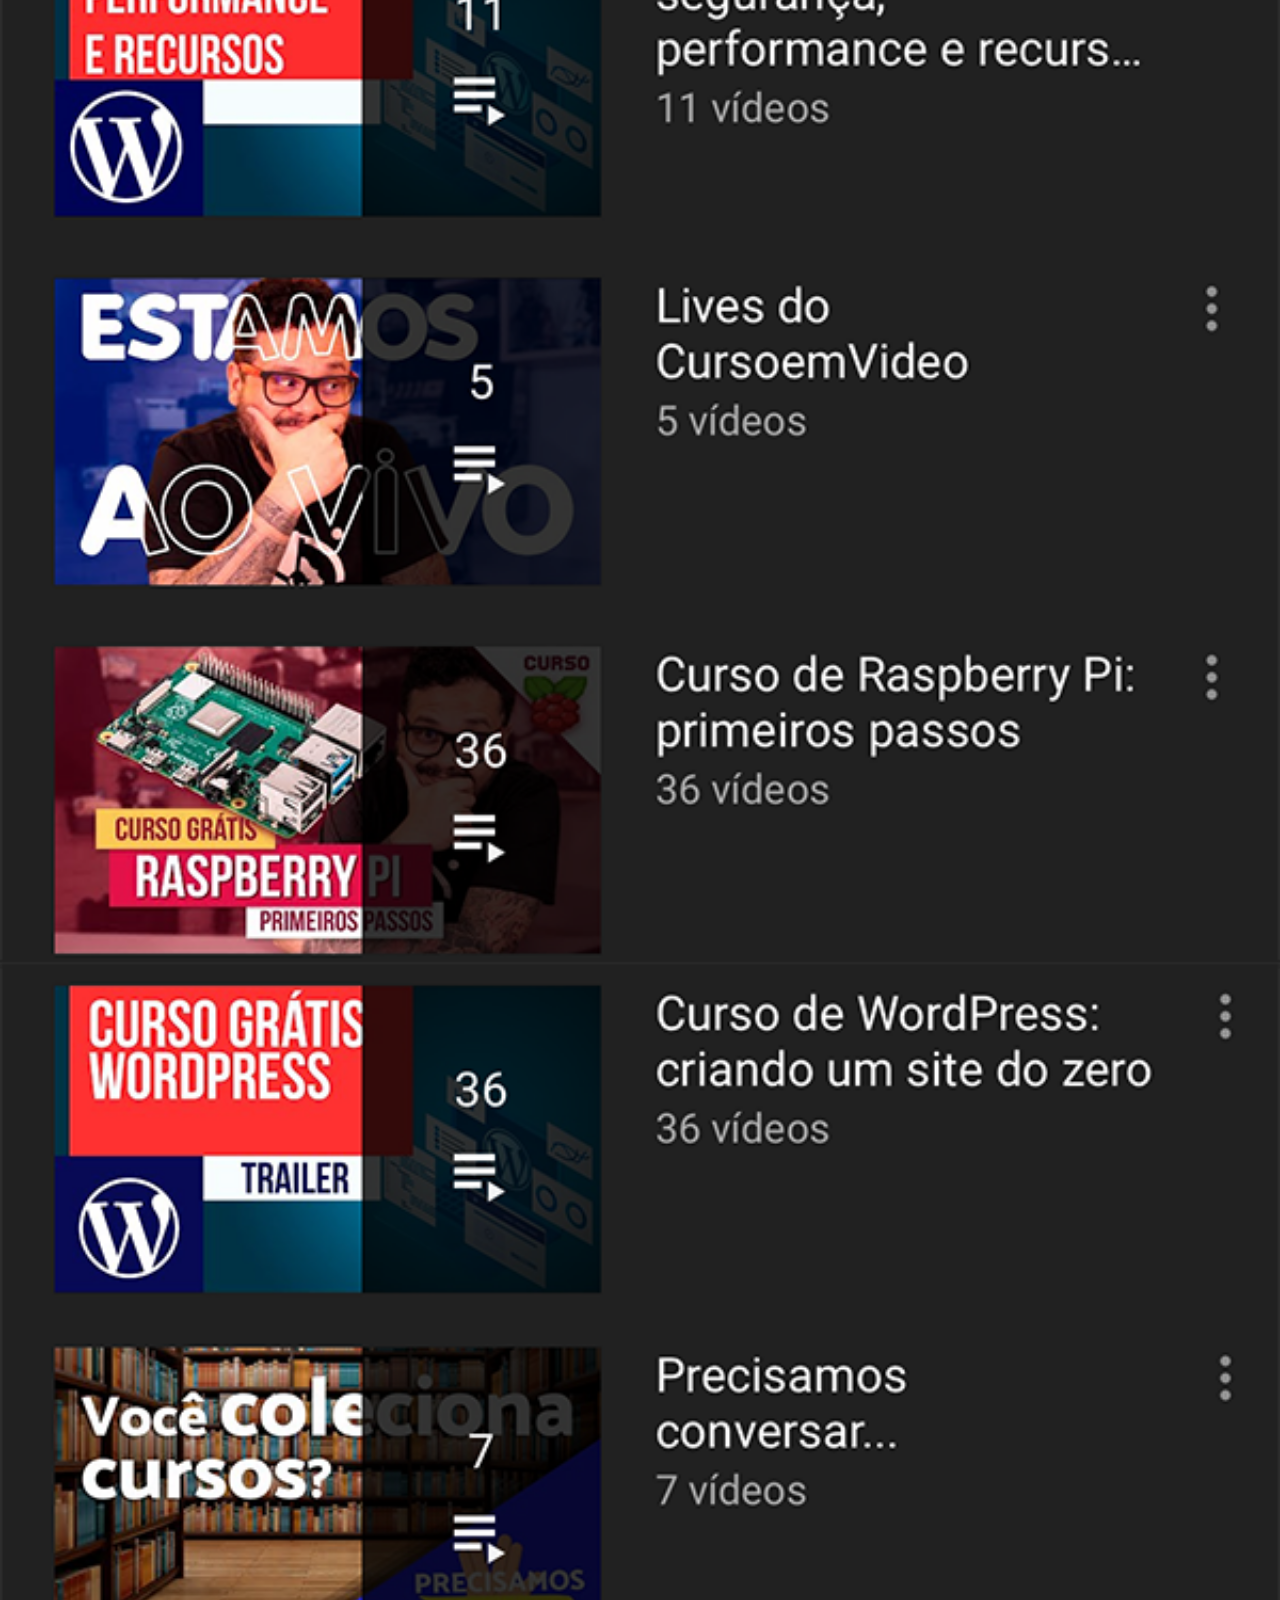
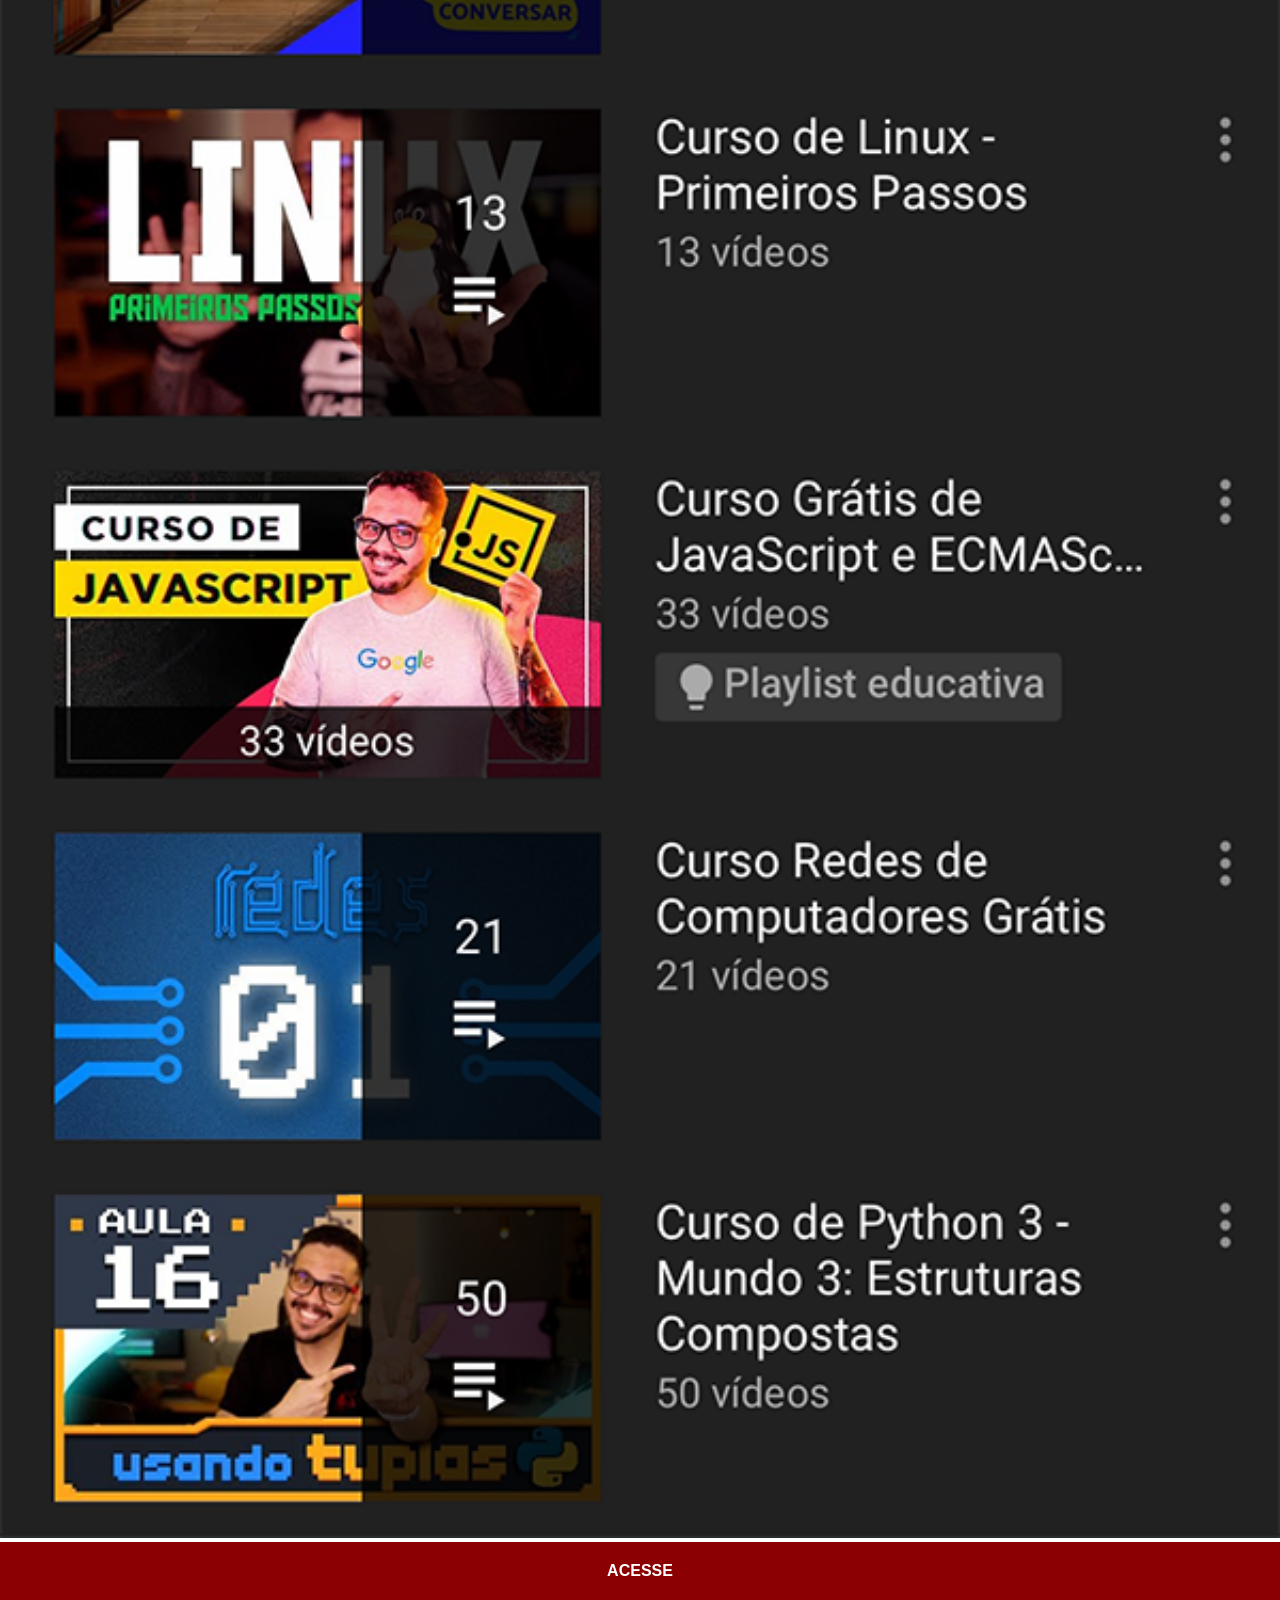
<file: youtube.html>
<!DOCTYPE html>
<html lang="pt-br">
<head>
    <meta charset="UTF-8">
    <meta name="viewport" content="width=device-width, initial-scale=1.0">
    <link rel="stylesheet" href="estilos/social.css">
    <title>youtube</title>
    
</head>
<body>
    <img src="imagens/tela-youtube.png" alt="YouTube">
    <a href="https://www.youtube.com/c/CursoemV%C3%ADdeo/playlists" target="_blank">ACESSE</a>
    
</body>
</html>
</file>
<file: estilos/style.css>
@charset "UTF-8";
* {
    margin: 0px;
    padding: 0px;
    font-family: Arial, Helvetica, sans-serif;
}
html, body {
    height: 100vh;
    width: 100vw;
    background-color: black;
    background: url(../imagens/fundo-madeira.jpg) no-repeat top center;
    background-size: cover;
    background-attachment: fixed;


}
main {
    position: relative;
    height: 100vh;
    
}
section#telefone {
    position: absolute;
    top: 50%;
    left: 50%;
    transform: translate(-50%, -50%);

    height: 627px;
    width: 311px;
    background: url(../imagens/frame-iphone.png) no-repeat;
}
iframe#tela {
    position: relative;
    top: 81px;
    left: 23px;
    width: 265px;
    height: 471px;


}

section#redes-sociais{
    display: flex;
    flex-direction: column;
    align-items: flex-end;
}
section#redes-sociais img{

    width: 50px;
    height: 50px;
    margin: 10px;
    border-radius: 50%;
    box-shadow: 2px 2px 5px rgba(0, 0, 0, 0.404);
    box-sizing: border-box;
    
}
section#redes-sociais img:hover{
    border: 2px solid rgba(255, 255, 255, 0.603);
    transform: translate(-3px, -3px);
    box-shadow: 5px 5px 10px rgba(0, 0, 0, 0.63);
    transition: transform 0.3s, border 4s;
}
</file>
<file: estilos/social.css>
@charset "UTF-8";
        *{
        margin: 0px;
        padding: 0px;
        font-family: Arial, Helvetica, sans-serif;
       }
       ::-webkit-scrollbar{
        width: 0px;
        height: 0px;
       }
       img{
        width: 100vw;
       }
       a{
        display: block;
        background-color: darkred;
        color: white;
        padding: 20px; 
        text-align: center;
        font-weight: bolder;
        text-decoration: none;
       }
       a:hover{
        background-color: red;
       }
</file>
